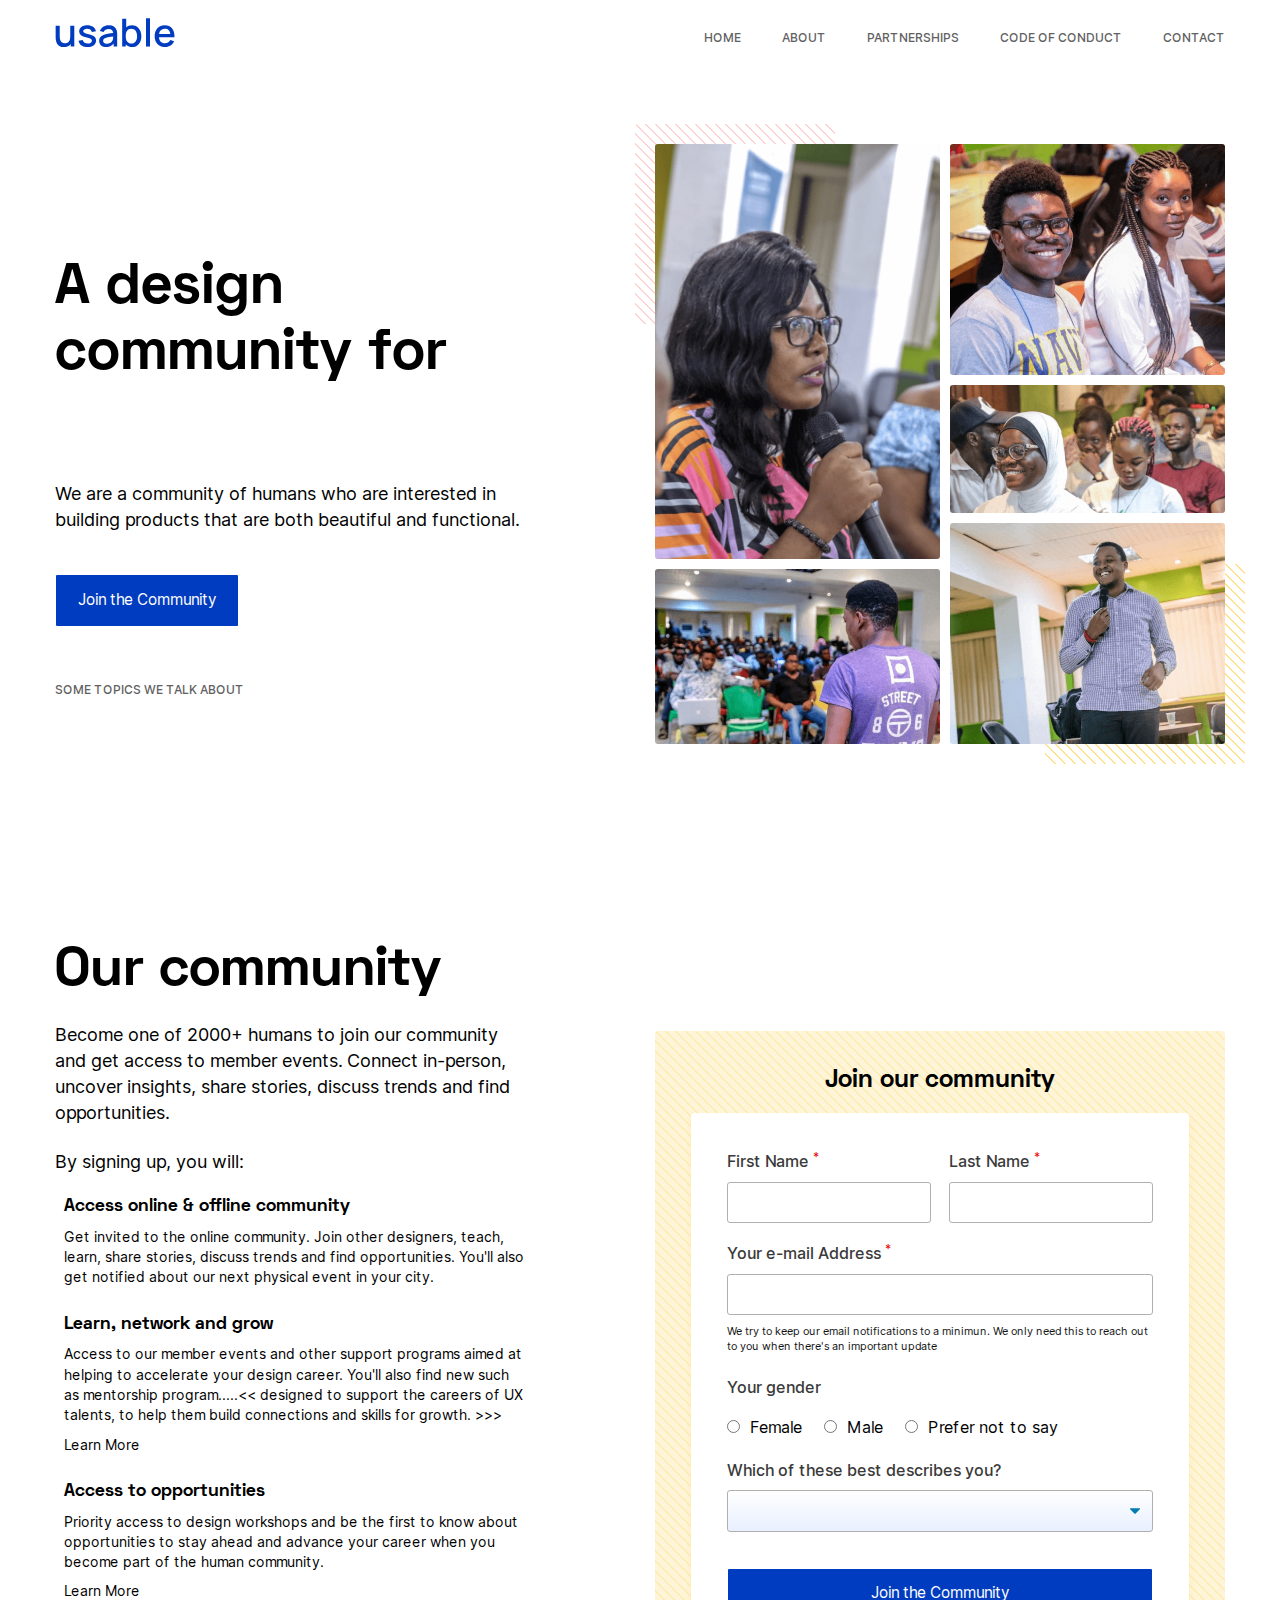
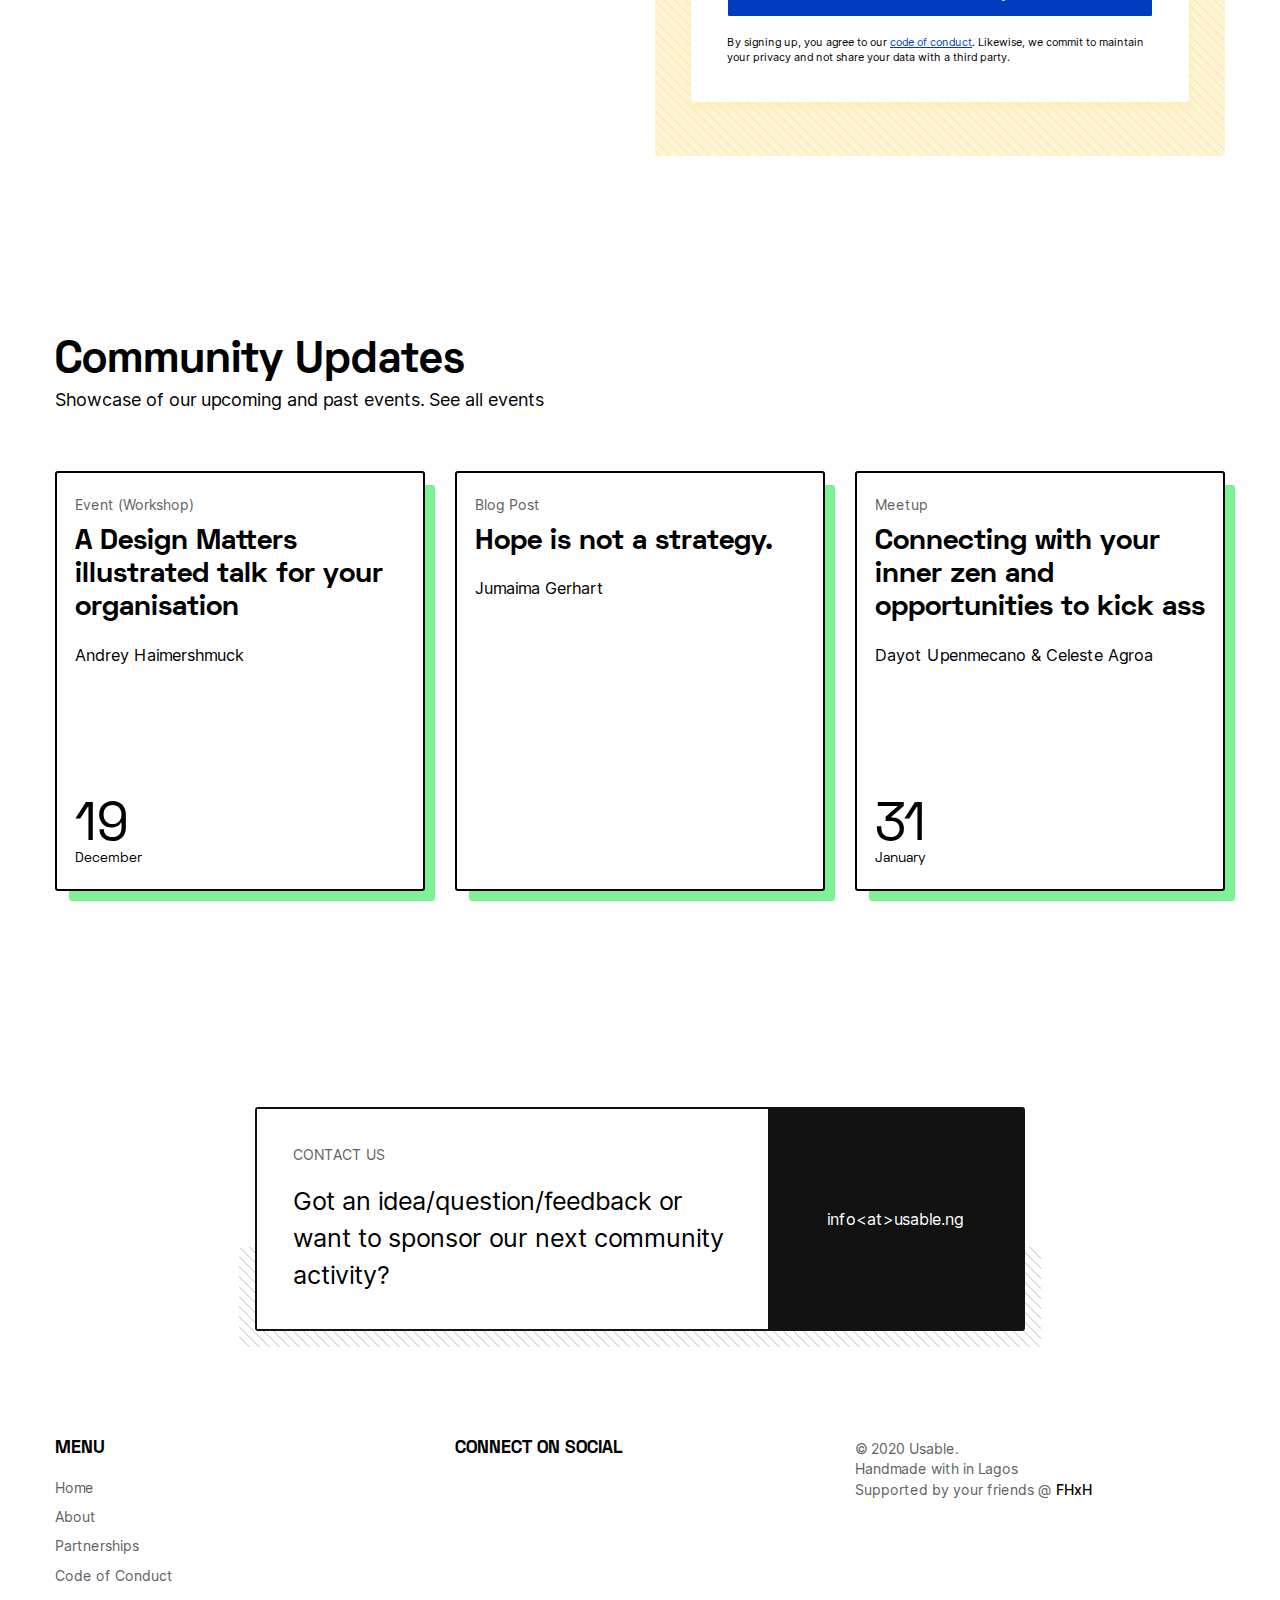
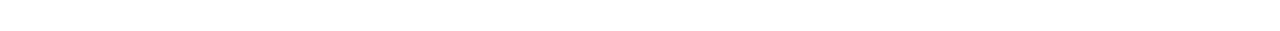
<file: index.html>
<!DOCTYPE html>
<html lang="en" dir="ltr">
    <head>
        <meta charset="utf-8">
        <link rel="stylesheet" href="css/bootstrap-grid.min.css">
        <link rel="stylesheet" href="css/app.css">
        <title>Usable.ng - A design community for humans by humans.</title>
        <script async src="https://www.google-analytics.com/analytics.js"></script>
        <link rel="stylesheet" href="https://maxst.icons8.com/vue-static/landings/line-awesome/line-awesome/1.3.0/css/line-awesome.min.css">
        <meta http-equiv="X-UA-Compatible" content="IE=edge,chrome=1">
		<meta name="viewport" content="width=device-width, initial-scale=1.0">
    </head>
    <body>
        <header class="header">
            <div class="container">
                <div class="row align-items-center justify-content-between">
                    <div class="col-xs-5 col-3 branding">
                        <a href="index.html">
                            <svg class="branding__logo" viewBox="0 0 143 35" fill="none">
                              <path d="M18.17 9.25V20.07 20.11C18.17 21.9 18.17 23.78 17.85 25.15 17.57 26.67 16.88 28 15.83 28.82 14.82 29.65 13.58 30.06 12.21 30.15 10.47 30.2 8.95 29.74 7.9 28.78 5.98 27.13 5.61 24.24 5.61 21.08V9.25H0.75V21.26C0.7 25.38 0.98 29.69 4 32.35 6.25 34.32 9 34.83 11.66 34.64 13.9 34.5 16.33 33.68 17.94 31.89L18.72 30.98V34H22.98V9.25H18.17Z" fill="#252525"/>
                              <path d="M48.78 15.85C48.19 11.22 43.83 8.56 38.38 8.56 33.43 8.56 28.8 10.99 28.8 15.8 28.8 19.38 31.18 21.35 34.58 22.31L40.17 23.87C42.41 24.51 43.97 25.2 43.97 27.13 43.97 29.33 41.86 30.47 39.25 30.47 36.18 30.47 33.57 29.14 32.92 26.3L28.02 27.08C28.98 32.4 33.29 34.69 39.07 34.69 44.66 34.69 48.92 31.94 48.92 26.9 48.92 22.77 46.22 20.94 41.36 19.7 39.34 19.2 37.97 18.83 36.78 18.46 34.76 17.91 33.61 17.09 33.61 15.62 33.61 13.83 35.72 12.69 38.47 12.78 41.27 12.87 43.47 14.15 43.88 16.72L48.78 15.85Z" fill="#252525"/>
                              <path d="M74.09 34V19.01C74.09 17.45 74 16.03 73.59 14.8 72.35 10.76 69.05 8.56 64.06 8.56 58.65 8.56 54.94 11.4 53.52 15.44L57.92 16.77C58.83 14.11 61.12 13.01 63.92 13.01 66.94 13.01 69.14 14.57 69.33 18 65.11 18.6 60.99 19.01 57.64 20.25 54.43 21.35 52.6 23.64 52.6 27.08 52.6 31.66 55.9 34.69 60.76 34.69 65.02 34.69 67.77 33.36 69.88 30.47V34H74.09ZM68.41 27.17C67.22 29.42 64.65 30.79 61.72 30.79 58.92 30.79 57.32 29.19 57.32 27.17 57.32 25.2 58.83 24.05 61.08 23.46 63.46 22.77 65.66 22.54 69.33 21.99 69.33 23.37 69.28 25.66 68.41 27.17Z" fill="#252525"/>
                              <path d="M91.61 8.56C88.86 8.56 86.56 9.43 84.87 10.95V1H80.06V34H84.32V31.71C86.11 33.59 88.58 34.69 91.7 34.69 98.62 34.69 102.93 29.05 102.93 21.63 102.93 14.15 98.57 8.56 91.61 8.56ZM91.06 30.33C86.34 30.33 84.32 26.71 84.32 21.63 84.32 16.45 86.38 12.92 90.87 12.92 95.64 12.92 97.84 16.77 97.84 21.63 97.84 26.53 95.64 30.33 91.06 30.33Z" fill="#252525"/>
                              <path d="M108.44 34V0.31H113.26V34H108.44Z" fill="#252525"/>
                              <path d="M123.9 22.95H142.38C142.83 14.52 138.85 8.56 130.87 8.56 123.45 8.56 118.77 13.88 118.77 21.85 118.77 29.33 123.54 34.69 131.15 34.69 135.82 34.69 140.13 32.17 142.01 27.72L137.33 26.21C136.1 28.82 133.8 30.15 130.87 30.15 126.65 30.15 124.27 27.4 123.9 22.95ZM130.87 12.83C135.13 12.78 136.97 15.12 137.43 19.1H124.04C124.64 15.3 126.75 12.78 130.87 12.83Z" fill="#252525"/>
                            </svg>
                        </a>
                    </div>
                    <div class="col-xs-5 col">
                        <div class="header__navigation">
                            <div class="d-block d-sm-none">
                                <a id="mobileMenu" href="#" class="header__navigation__button">
                                    <div class="header__navigation__bars">
                                        <span></span>
                                        <span></span>
                                        <span></span>
                                    </div> Menu</a>
                            </div>
                            <ul class="d-none d-sm-block header__navigation__menu" role="navigation" aria-label="Main Navigation">
                                <li><a href="index.html">Home</a></li>
                                <li><a href="about.html">About</a></li>
                                <li><a href="partnerships.html">Partnerships</a></li>
                                <li><a href="codeofconduct.html">Code of Conduct</a></li>
                                <li><a href="#contact">Contact</a></li>
                            </ul>
                        </div>
                    </div>
                    <div class="col-12" aria-hidden="true">
                        <ul class="header__navigation__mobile" id="mobileNavigation">
                            <li><a href="index.html">Home</a></li>
                            <li><a href="about.html">About</a></li>
                            <li><a href="partnerships.html">Partnerships</a></li>
                            <li><a href="codeofconduct.html">Code of Conduct</a></li>
                            <li><a href="contact.html">Contact</a></li>
                        </ul>
                    </div>
                </div>

            </div>
        </header>

        <section class="landing">
            <div class="container">
                <div class="row justify-content-between">
                    <div class="col-md-5">
                        <div class="landing__copy">
                            <h1 class="landing__copy__title">
                                <span>A design</span>
                                <span> community for</span>
                                <span>humans by humans</span>
                            </h1>

                            <p class="landing__copy__story">
                                We are a community of humans who are interested in building products that are both beautiful and functional.
                            </p>
                        </div>
                        <div class="landing__action">
                            <a href="#community" class="button">Join the Community</a>
                        </div>
                        <div class="landing__ticker" role="presentation" aria-hidden="true">
                            <h6>Some topics we talk about</h6>

                            <div class="landing__ticker__slot" role="presentation" aria-hidden="true"></div>

                            <span id="landing__ticker__pool" class="d-none">
                                <span>The business impact of design; </span>
                                <span>How to design inclusive products; </span>
                                <span>The adjacent UX career paths; </span>
                                <span>User research; </span>
                                <span>How to convince stakeholders in your organisation; </span>
                                <span>How to get started as a UX designer; </span>
                                <span>Design thinking; </span>
                                <span>Copywriting: The design of copy.</span>
                            </span>
                        </div>

                    </div>
                    <div class="col-md-6 ml-auto" aria-hidden="true">
                        <div class="landing__grid">
                            <div class="grid__wrapper">
                                <div class="grid__item grid__photo__p1"></div>
                                <div class="grid__item grid__photo__p2"></div>
                                <div class="grid__item grid__photo__p3"></div>
                                <div class="grid__item grid__photo__p4"></div>
                                <div class="grid__item grid__photo__p5"></div>
                            </div>
                        </div>
                    </div>
                </div>
            </div>
        </section>

        <section id="community" class="community">
            <div class="container">
                <div class="row">
                    <div class="col-md-5">
                        <div class="community__program__wrapper">
                            <div class="group__title">
                                <h1>Our community</h1>
                                <p>Become one of 2000+ humans to join our community and get access to member events.   Connect in-person, uncover insights, share stories, discuss trends and find opportunities. </p>
                                <p>By signing up, you will: </p>
                            </div>


                            <div class="community__program">
                                <div class="community__program__item">
                                    <div class="community__program__item__icon">
                                        <i class="las la-check-circle"></i>
                                    </div>
                                    <div class="community__program__item__copy">
                                        <h5>Access online & offline community</h5>
                                        <p>Get invited to the online community. Join other designers, teach, learn, share stories, discuss trends and find opportunities. You'll also get notified about our next physical event in your city. </p>
                                    </div>
                                </div>
                                <div class="community__program__item">
                                    <div class="community__program__item__icon">
                                        <i class="las la-check-circle"></i>
                                    </div>
                                    <div class="community__program__item__copy">
                                        <h5>Learn, network and grow</h5>
                                        <p>Access to our member events and other support programs aimed at helping to accelerate your design career. You'll also find new such as mentorship program.....<< designed to support the careers of UX talents, to help them build connections and skills for growth. >>> </p>
                                        <a href="#">Learn More <i class="las la-arrow-right"></i></a>
                                    </div>
                                </div>
                                <div class="community__program__item">
                                    <div class="community__program__item__icon">
                                        <i class="las la-check-circle"></i>
                                    </div>
                                    <div class="community__program__item__copy">
                                        <h5>Access to opportunities</h5>
                                        <p>Priority access to design workshops and be the first to know about opportunities to stay ahead and advance your career when you become part of the human community. </p>
                                        <a href="#">Learn More <i class="las la-arrow-right"></i></a>
                                    </div>
                                </div>
                            </div>
                        </div>
                    </div>
                    <div class="col-md-6 ml-auto">
                        <div class="community__signup">
                            <div class="community__signup__title">
                                <h4>Join our community</h4>
                            </div>

                            <div class="form community__signup__form">
                                <form class="" action="index.html" method="post">
                                    <div class="form__group">
                                        <div class="form__item">
                                            <label class="form__item__label" for="first_name">First Name <sup>*</sup></label>
                                            <input type="text" name="first_name" placeholder="" required value="">
                                        </div>
                                        <div class="form__item">
                                            <label class="form__item__label" for="last_name">Last Name <sup>*</sup></label>
                                            <input type="text" name="last_name" placeholder="" required value="">
                                        </div>
                                    </div>
                                    <div class="form__item">
                                        <label class="form__item__label" for="email_address">Your e-mail Address <sup>*</sup></label>
                                        <input type="email" name="email_address" placeholder="" value="" required>
                                        <span class="form__item__description">We try to keep our email notifications to a minimun. We only need this to reach out to you when there's an important update</span>
                                    </div>

                                    <div class="form__item form__radio">
                                        <div class="form__item__label">Your gender</div>

                                        <div class="form__radio__option">
                                            <input type="radio" id="gender__female"name="gender" value="Female">
                                            <label for="gender__female">Female</label>
                                        </div>
                                        <div class="form__radio__option">
                                            <input type="radio" name="gender" id="gender__male" value="Male">
                                            <label for="gender__male">Male</label>
                                        </div>
                                        <div class="form__radio__option">
                                            <input type="radio" id="gender__anonymous"
                                             name="gender" value="Anon">
                                            <label for="gender__anonymous">Prefer not to say</label>
                                        </div>



                                    </div>


                                    <div class="form__item">
                                        <label class="form__item__label" for="member__type">Which of these best describes you?</label>
                                        <div class="form__dropdown">
                                            <select class="" name="" id="">
                                                <option value=""></option>
                                                <option value="">I am a UX or interface designer</option>
                                                <option value="">I lead or manager a design team</option>
                                                <option value="saab">I am a developer (frontend, backend, fullstack)</option>
                                                <option value="mercedes">I'm new to UX and want to be a better designer</option>
                                                <option value="mercedes">I am a copywriter</option>
                                                <option value="mercedes">I am student and still figuring shit out</option>
                                                <option value="audi">I am a design enthusiast</option>
                                            </select>
                                        </div>
                                    </div>
                                    <div class="form__submit">
                                        <input type="submit" name="" class="form__submit__button" value="Join the Community">

                                        <div class="form__submit__disclaimer">
                                            By signing up, you agree to our <a href="codeofconduct.html" target="_blank">code of conduct</a>. Likewise, we commit to maintain your privacy and not share your data with a third party.
                                        </div>
                                    </div>
                                </form>

                            </div>
                        </div>
                    </div>
                </div>
            </div>
        </section>

        <section class="updates">
            <div class="container">
                <div class="row">
                    <div class="col-12 snippet__header">
                        <h2 class="snippet__header__title">Community Updates</h2>
                        <p class="snippet__header__subtitle">Showcase of our upcoming and past events. <a href="#">See all events</a></p>
                    </div>


                    <div class="w-100"></div>

                    <div class="col-md-4">
                        <a href="#" class="updates__item">
                            <div class="updates__item__title updates__type__event">
                                <span class="updates__item__type">Event (Workshop)</span>
                                <h3>A Design Matters illustrated talk for your organisation</h3>
                                <span class="updates__item__source">Andrey Haimershmuck</span>
                            </div>
                            <div class="updates__item__meta event__date">
                                <span class="event__date__day">19</span>
                                <span class="event__date__month">December</span>
                            </div>

                            <i class="las la-long-arrow-alt-right"></i>

                        </a>
                    </div>
                    <div class="col-md-4">
                        <a href="update-type-post.html" class="updates__item">
                            <div class="updates__item__title updates__type__post">
                                <span class="updates__item__type">Blog Post</span>
                                <h3>Hope is not a strategy.</h3>
                                <span class="updates__item__source">Jumaima Gerhart</span>
                            </div>

                            <i class="las la-long-arrow-alt-right"></i>
                        </a>
                    </div>
                    <div class="col-md-4">
                        <a href="update-type-event.html" class="updates__item">
                            <div class="updates__item__title updates__type__event">
                                <span class="updates__item__type">Meetup</span>
                                <h3>Connecting with your inner zen and opportunities to kick ass</h3>
                                <span class="updates__item__source">Dayot Upenmecano & Celeste Agroa</span>
                            </div>
                            <div class="updates__item__meta event__date">
                                <span class="event__date__day">31</span>
                                <span class="event__date__month">January</span>
                            </div>
                            <i class="las la-long-arrow-alt-right"></i>
                        </a>
                    </div>
                    <div class="w-100"></div>

                </div>
            </div>
        </section>


        <footer class="footer">

            <div class="container">
                <div class="row justify-content-center">
                    <div id="contact" class="col-md-8">
                        <div class="row no-gutters align-items-center footer__contact">
                            <div class="col-md-8">
                                <div class="footer__contact__copy">
                                    <span>Contact Us</span>
                                    Got an idea/question/feedback or want to sponsor our next community activity?
                                </div>
                            </div>
                            <div class="col-md-4">
                                <div class="footer__contact__method">
                                    <i class="las la-envelope"></i>
                                    <span>info</span><span>&lt;at&gt;</span><span>usable.ng</span>
                                </div>
                            </div>
                        </div>


                    </div>
                </div>
                <div class="row">
                    <div class="col-6 col-md-4">
                        <div class="footer__menu">
                            <h3>Menu</h3>
                            <ul>
                                <li><a href="index.html">Home</a></li>
                                <li><a href="about.html">About</a></li>
                                <li><a href="partnerships.html">Partnerships</a></li>
                                <li><a href="codeofconduct.html">Code of Conduct</a></li>
                            </ul>
                        </div>
                    </div>
                    <div class="col-6 col-md-4">
                        <div class="footer__social">
                            <h3>Connect on social</h3>
                            <ul>
                                <li class="footer__social__twitter">
                                    <a href="" target="_blank"><i class="lab la-twitter"></i></a>
                                </li>
                                <li class="footer__social__facebook">
                                    <a href="" target="_blank"><i class="lab la-facebook-square"></i></a>
                                </li>
                            </ul>
                        </div>
                    </div>

                    <div class="col footer__support">
                        <div class="footer__support__handmade">
                            <span>&copy; 2020 Usable.</span> Handmade with <i class="las la-heart"></i> in Lagos
                        </div>


                        <div class="footer__support__credit">
                            Supported by your friends @ <a href="#" target="_blank">FHxH</a>
                        </div>

                    </div>
                </div>
            </div>
        </footer>


        <script src="js/jQuery.js"></script>
        <script async src="js/analytics.js"></script>
        <script src="js/app.js" type="text/javascript"></script>

    </body>
</html>
</file>
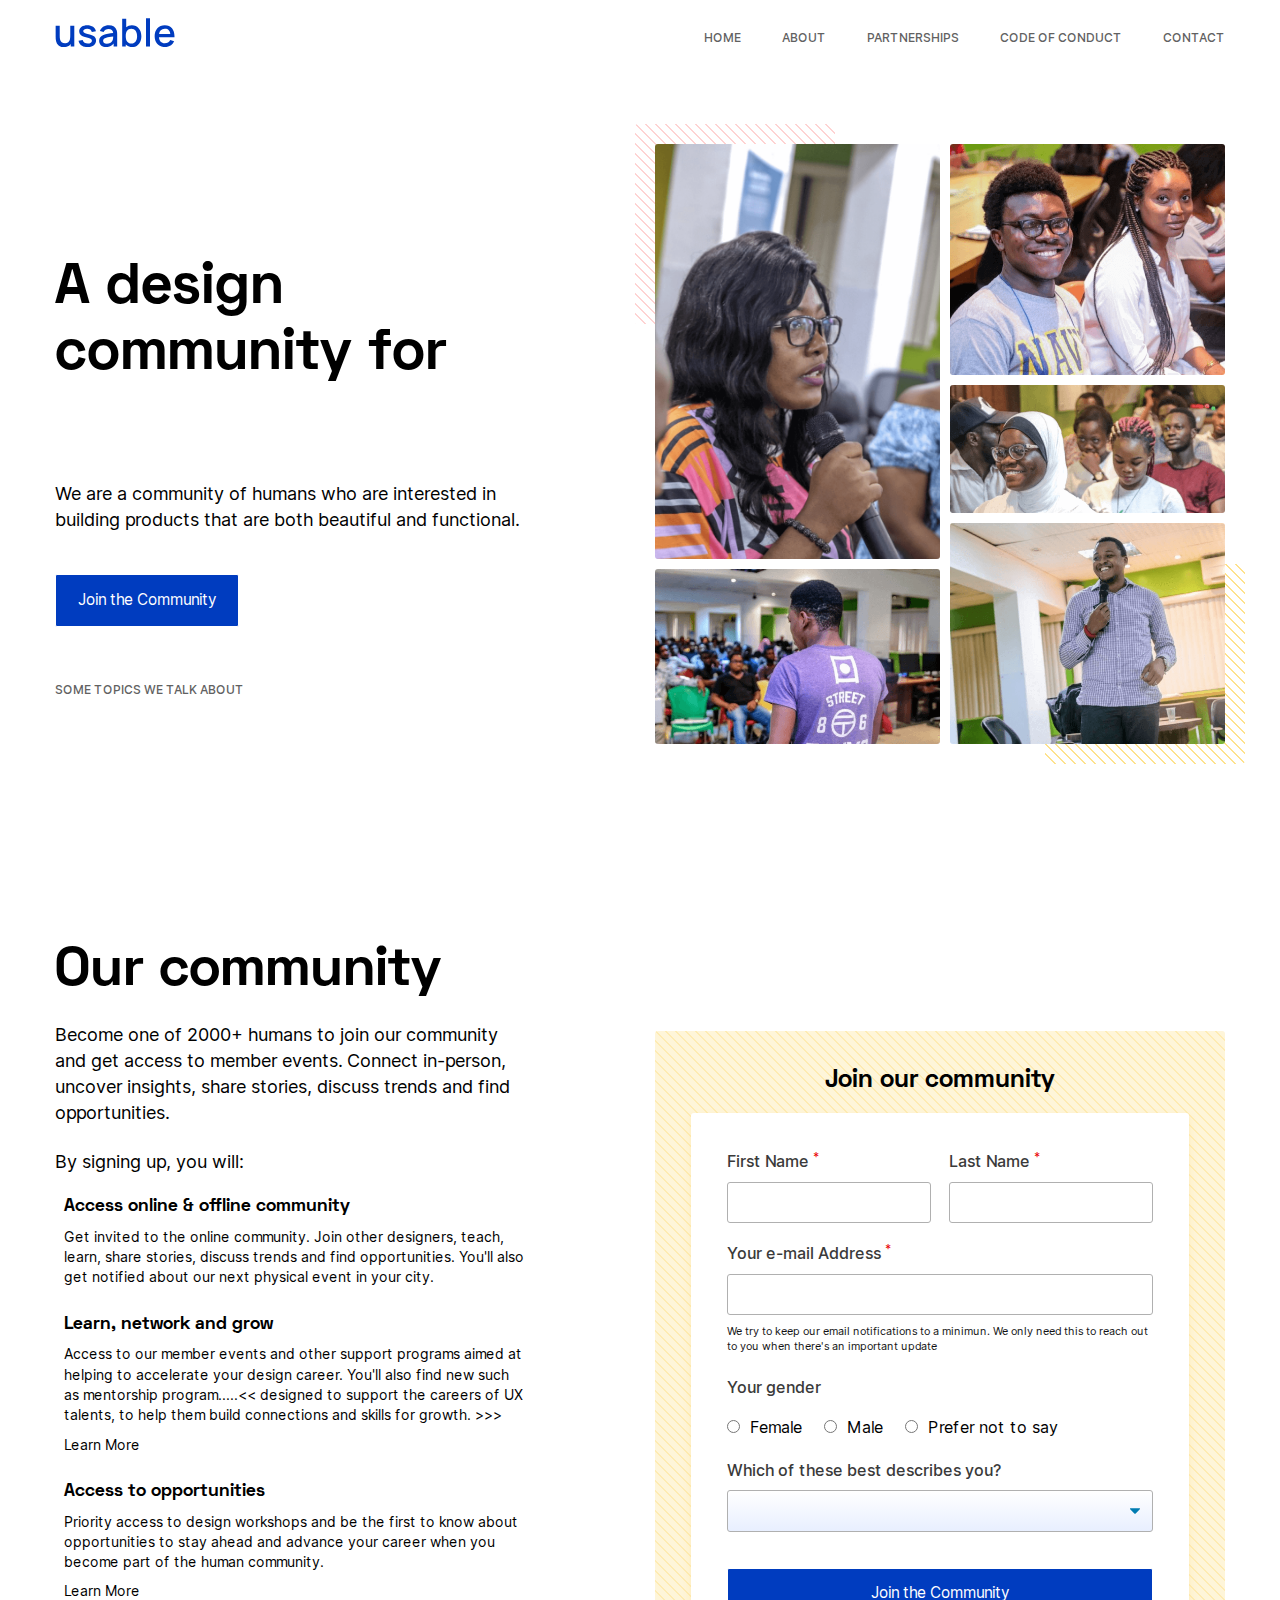
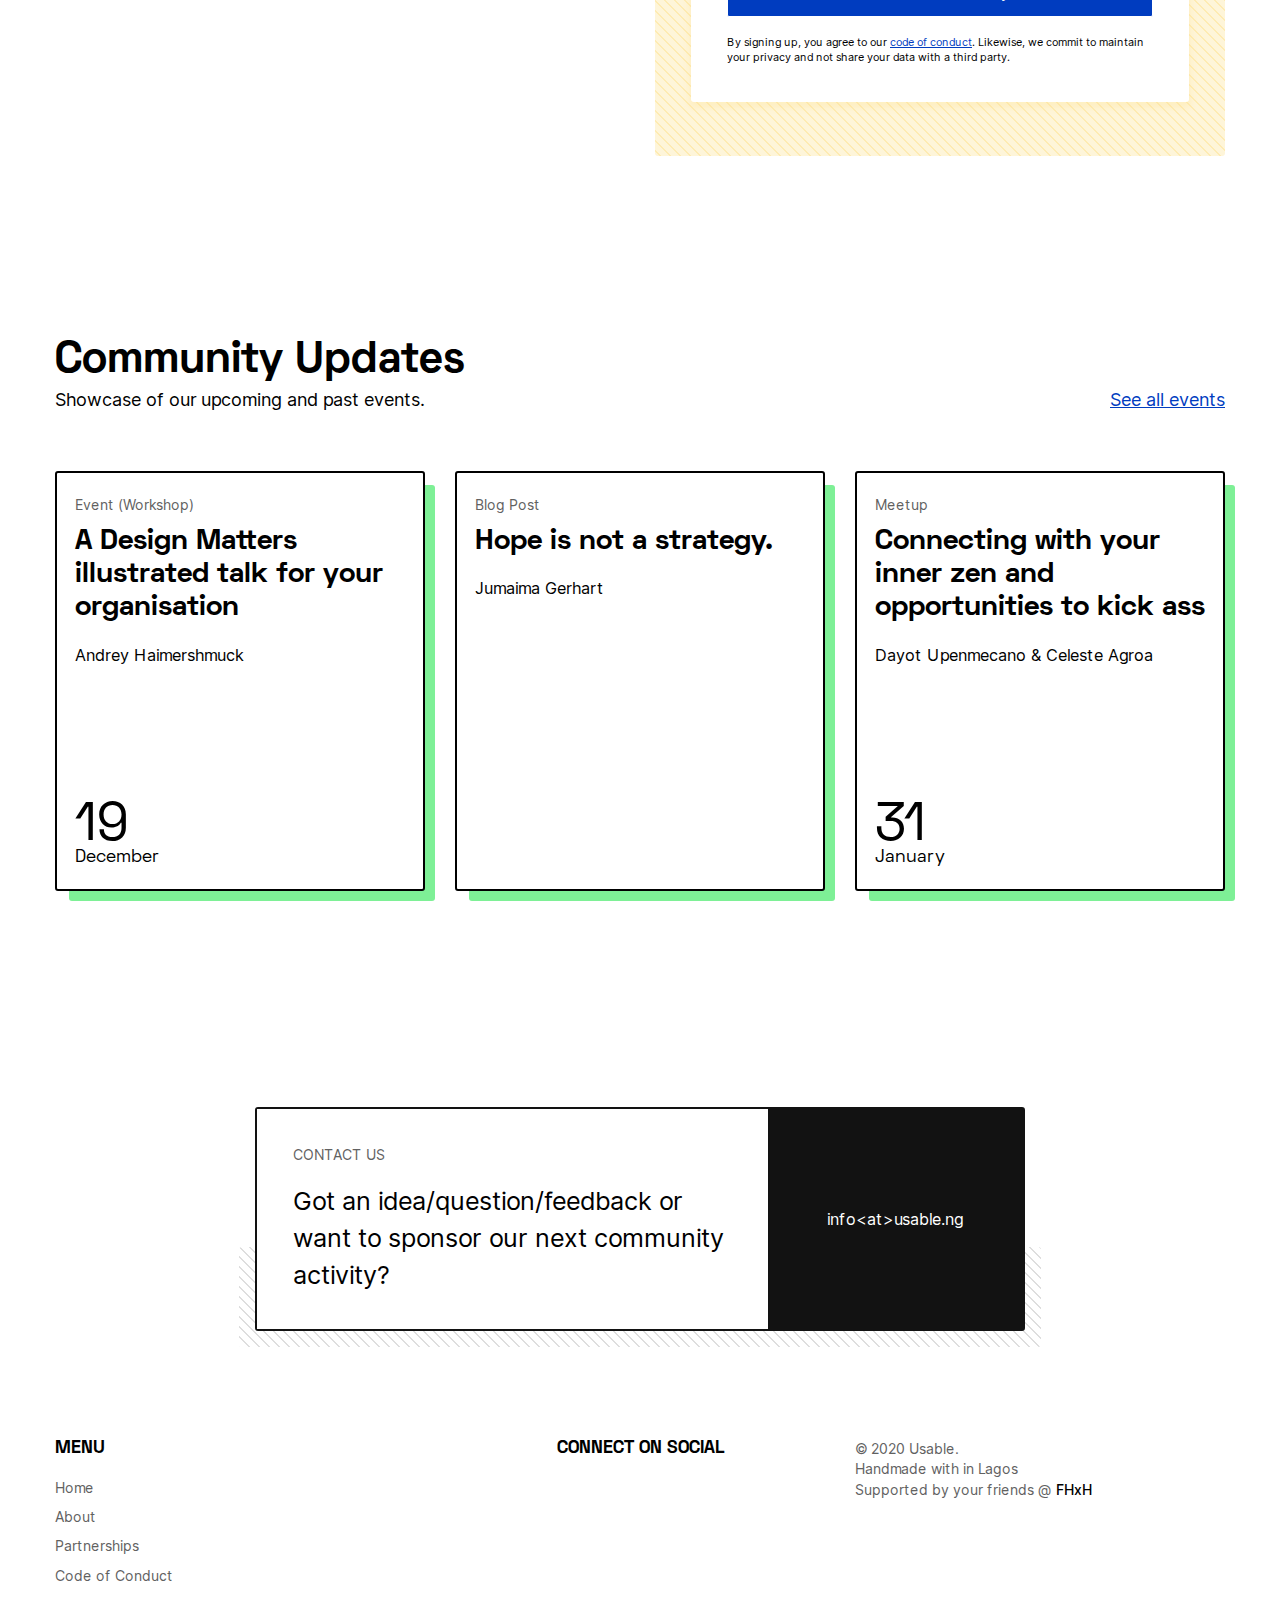
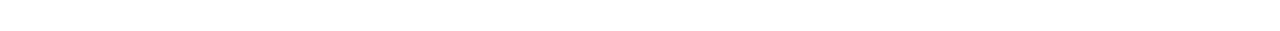
<file: wp-content/themes/mmadu/index.html>
<!DOCTYPE html>
<html lang="en" dir="ltr">
    <head>
        <meta charset="utf-8">
        <link rel="stylesheet" href="css/bootstrap-grid.min.css">
        <link rel="stylesheet" href="css/app.css">
        <title>Usable.ng - A design community for humans by humans.</title>
        <script async src="https://www.google-analytics.com/analytics.js"></script>
        <link rel="stylesheet" href="https://maxst.icons8.com/vue-static/landings/line-awesome/line-awesome/1.3.0/css/line-awesome.min.css">
        <meta http-equiv="X-UA-Compatible" content="IE=edge,chrome=1">
		<meta name="viewport" content="width=device-width, initial-scale=1.0">
    </head>
    <body>
        <header class="header">
            <div class="container">
                <div class="row align-items-center justify-content-between">
                    <div class="col-xs-5 col-3 branding">
                        <a href="index.html">
                            <svg class="branding__logo" viewBox="0 0 143 35" fill="none">
                              <path d="M18.17 9.25V20.07 20.11C18.17 21.9 18.17 23.78 17.85 25.15 17.57 26.67 16.88 28 15.83 28.82 14.82 29.65 13.58 30.06 12.21 30.15 10.47 30.2 8.95 29.74 7.9 28.78 5.98 27.13 5.61 24.24 5.61 21.08V9.25H0.75V21.26C0.7 25.38 0.98 29.69 4 32.35 6.25 34.32 9 34.83 11.66 34.64 13.9 34.5 16.33 33.68 17.94 31.89L18.72 30.98V34H22.98V9.25H18.17Z" fill="#252525"/>
                              <path d="M48.78 15.85C48.19 11.22 43.83 8.56 38.38 8.56 33.43 8.56 28.8 10.99 28.8 15.8 28.8 19.38 31.18 21.35 34.58 22.31L40.17 23.87C42.41 24.51 43.97 25.2 43.97 27.13 43.97 29.33 41.86 30.47 39.25 30.47 36.18 30.47 33.57 29.14 32.92 26.3L28.02 27.08C28.98 32.4 33.29 34.69 39.07 34.69 44.66 34.69 48.92 31.94 48.92 26.9 48.92 22.77 46.22 20.94 41.36 19.7 39.34 19.2 37.97 18.83 36.78 18.46 34.76 17.91 33.61 17.09 33.61 15.62 33.61 13.83 35.72 12.69 38.47 12.78 41.27 12.87 43.47 14.15 43.88 16.72L48.78 15.85Z" fill="#252525"/>
                              <path d="M74.09 34V19.01C74.09 17.45 74 16.03 73.59 14.8 72.35 10.76 69.05 8.56 64.06 8.56 58.65 8.56 54.94 11.4 53.52 15.44L57.92 16.77C58.83 14.11 61.12 13.01 63.92 13.01 66.94 13.01 69.14 14.57 69.33 18 65.11 18.6 60.99 19.01 57.64 20.25 54.43 21.35 52.6 23.64 52.6 27.08 52.6 31.66 55.9 34.69 60.76 34.69 65.02 34.69 67.77 33.36 69.88 30.47V34H74.09ZM68.41 27.17C67.22 29.42 64.65 30.79 61.72 30.79 58.92 30.79 57.32 29.19 57.32 27.17 57.32 25.2 58.83 24.05 61.08 23.46 63.46 22.77 65.66 22.54 69.33 21.99 69.33 23.37 69.28 25.66 68.41 27.17Z" fill="#252525"/>
                              <path d="M91.61 8.56C88.86 8.56 86.56 9.43 84.87 10.95V1H80.06V34H84.32V31.71C86.11 33.59 88.58 34.69 91.7 34.69 98.62 34.69 102.93 29.05 102.93 21.63 102.93 14.15 98.57 8.56 91.61 8.56ZM91.06 30.33C86.34 30.33 84.32 26.71 84.32 21.63 84.32 16.45 86.38 12.92 90.87 12.92 95.64 12.92 97.84 16.77 97.84 21.63 97.84 26.53 95.64 30.33 91.06 30.33Z" fill="#252525"/>
                              <path d="M108.44 34V0.31H113.26V34H108.44Z" fill="#252525"/>
                              <path d="M123.9 22.95H142.38C142.83 14.52 138.85 8.56 130.87 8.56 123.45 8.56 118.77 13.88 118.77 21.85 118.77 29.33 123.54 34.69 131.15 34.69 135.82 34.69 140.13 32.17 142.01 27.72L137.33 26.21C136.1 28.82 133.8 30.15 130.87 30.15 126.65 30.15 124.27 27.4 123.9 22.95ZM130.87 12.83C135.13 12.78 136.97 15.12 137.43 19.1H124.04C124.64 15.3 126.75 12.78 130.87 12.83Z" fill="#252525"/>
                            </svg>
                        </a>
                    </div>
                    <div class="col-xs-5 col">
                        <div class="header__navigation">
                            <div class="d-block d-sm-none">
                                <a id="mobileMenu" href="#" class="header__navigation__button">
                                    <div class="header__navigation__bars">
                                        <span></span>
                                        <span></span>
                                        <span></span>
                                    </div> Menu</a>
                            </div>
                            <ul class="d-none d-sm-block header__navigation__menu" role="navigation" aria-label="Main Navigation">
                                <li><a href="index.html">Home</a></li>
                                <li><a href="about.html">About</a></li>
                                <li><a href="partnerships.html">Partnerships</a></li>
                                <li><a href="codeofconduct.html">Code of Conduct</a></li>
                                <li><a href="#contact">Contact</a></li>
                            </ul>
                        </div>
                    </div>
                    <div class="col-12" aria-hidden="true">
                        <ul class="header__navigation__mobile" id="mobileNavigation">
                            <li><a href="index.html">Home</a></li>
                            <li><a href="about.html">About</a></li>
                            <li><a href="partnerships.html">Partnerships</a></li>
                            <li><a href="codeofconduct.html">Code of Conduct</a></li>
                            <li><a href="#contact">Contact</a></li>
                        </ul>
                    </div>
                </div>

            </div>
        </header>

        <section class="landing">
            <div class="container">
                <div class="row justify-content-between">
                    <div class="col-md-5">
                        <div class="landing__copy">
                            <h1 class="landing__copy__title">
                                <span>A design</span>
                                <span> community for</span>
                                <span>humans by humans</span>
                            </h1>

                            <p class="landing__copy__story">
                                We are a community of humans who are interested in building products that are both beautiful and functional.
                            </p>
                        </div>
                        <div class="landing__action">
                            <a href="#community" class="button">Join the Community</a>
                        </div>
                        <div class="landing__ticker" role="presentation" aria-hidden="true">
                            <h6>Some topics we talk about</h6>

                            <div class="landing__ticker__slot" role="presentation" aria-hidden="true"></div>

                            <span id="landing__ticker__pool" class="d-none">
                                <span>The business impact of design; </span>
                                <span>How to design inclusive products; </span>
                                <span>The adjacent UX career paths; </span>
                                <span>User research; </span>
                                <span>How to convince stakeholders in your organisation; </span>
                                <span>How to get started as a UX designer; </span>
                                <span>Design thinking; </span>
                                <span>Copywriting: The design of copy.</span>
                            </span>
                        </div>

                    </div>
                    <div class="col-md-6 ml-auto" aria-hidden="true">
                        <div class="landing__grid">
                            <div class="grid__wrapper">
                                <div class="grid__item grid__photo__p1"></div>
                                <div class="grid__item grid__photo__p2"></div>
                                <div class="grid__item grid__photo__p3"></div>
                                <div class="grid__item grid__photo__p4"></div>
                                <div class="grid__item grid__photo__p5"></div>
                            </div>
                        </div>
                    </div>
                </div>
            </div>
        </section>

        <section id="community" class="community">
            <div class="container">
                <div class="row">
                    <div class="col-md-5">
                        <div class="community__program__wrapper">
                            <div class="group__title">
                                <h1>Our community</h1>
                                <p>Become one of 2000+ humans to join our community and get access to member events.   Connect in-person, uncover insights, share stories, discuss trends and find opportunities. </p>
                                <p>By signing up, you will: </p>
                            </div>


                            <div class="community__program">
                                <div class="community__program__item">
                                    <div class="community__program__item__icon">
                                        <i class="las la-check-circle"></i>
                                    </div>
                                    <div class="community__program__item__copy">
                                        <h5>Access online & offline community</h5>
                                        <p>Get invited to the online community. Join other designers, teach, learn, share stories, discuss trends and find opportunities. You'll also get notified about our next physical event in your city. </p>
                                    </div>
                                </div>
                                <div class="community__program__item">
                                    <div class="community__program__item__icon">
                                        <i class="las la-check-circle"></i>
                                    </div>
                                    <div class="community__program__item__copy">
                                        <h5>Learn, network and grow</h5>
                                        <p>Access to our member events and other support programs aimed at helping to accelerate your design career. You'll also find new such as mentorship program.....<< designed to support the careers of UX talents, to help them build connections and skills for growth. >>> </p>
                                        <a href="#">Learn More <i class="las la-arrow-right"></i></a>
                                    </div>
                                </div>
                                <div class="community__program__item">
                                    <div class="community__program__item__icon">
                                        <i class="las la-check-circle"></i>
                                    </div>
                                    <div class="community__program__item__copy">
                                        <h5>Access to opportunities</h5>
                                        <p>Priority access to design workshops and be the first to know about opportunities to stay ahead and advance your career when you become part of the human community. </p>
                                        <a href="#">Learn More <i class="las la-arrow-right"></i></a>
                                    </div>
                                </div>
                            </div>
                        </div>
                    </div>
                    <div class="col-md-6 ml-auto">
                        <div class="community__signup">
                            <div class="community__signup__title">
                                <h4>Join our community</h4>
                            </div>

                            <div class="form community__signup__form">
                                <form class="" action="index.html" method="post">
                                    <div class="form__group">
                                        <div class="form__item">
                                            <label class="form__item__label" for="first_name">First Name <sup>*</sup></label>
                                            <input type="text" name="first_name" placeholder="" required value="">
                                        </div>
                                        <div class="form__item">
                                            <label class="form__item__label" for="last_name">Last Name <sup>*</sup></label>
                                            <input type="text" name="last_name" placeholder="" required value="">
                                        </div>
                                    </div>
                                    <div class="form__item">
                                        <label class="form__item__label" for="email_address">Your e-mail Address <sup>*</sup></label>
                                        <input type="email" name="email_address" placeholder="" value="" required>
                                        <span class="form__item__description">We try to keep our email notifications to a minimun. We only need this to reach out to you when there's an important update</span>
                                    </div>

                                    <div class="form__item form__radio">
                                        <div class="form__item__label">Your gender</div>

                                        <div class="form__radio__option">
                                            <input type="radio" id="gender__female"name="gender" value="Female">
                                            <label for="gender__female">Female</label>
                                        </div>
                                        <div class="form__radio__option">
                                            <input type="radio" name="gender" id="gender__male" value="Male">
                                            <label for="gender__male">Male</label>
                                        </div>
                                        <div class="form__radio__option">
                                            <input type="radio" id="gender__anonymous"
                                             name="gender" value="Anon">
                                            <label for="gender__anonymous">Prefer not to say</label>
                                        </div>



                                    </div>


                                    <div class="form__item">
                                        <label class="form__item__label" for="member__type">Which of these best describes you?</label>
                                        <div class="form__dropdown">
                                            <select class="" name="" id="">
                                                <option value=""></option>
                                                <option value="">I am a UX or interface designer</option>
                                                <option value="">I lead or manager a design team</option>
                                                <option value="saab">I am a developer (frontend, backend, fullstack)</option>
                                                <option value="mercedes">I'm new to UX and want to be a better designer</option>
                                                <option value="mercedes">I am a copywriter</option>
                                                <option value="mercedes">I am student and still figuring shit out</option>
                                                <option value="audi">I am a design enthusiast</option>
                                            </select>
                                        </div>
                                    </div>
                                    <div class="form__submit">
                                        <input type="submit" name="" class="form__submit__button" value="Join the Community">

                                        <div class="form__submit__disclaimer">
                                            By signing up, you agree to our <a href="codeofconduct.html" target="_blank">code of conduct</a>. Likewise, we commit to maintain your privacy and not share your data with a third party.
                                        </div>
                                    </div>
                                </form>

                            </div>
                        </div>
                    </div>
                </div>
            </div>
        </section>

        <section class="updates">
            <div class="container">
                <div class="row">
                    <div class="col-12 snippet__header">
                        <h2 class="snippet__header__title">Community Updates</h2>
                        <p class="snippet__header__subtitle">Showcase of our upcoming and past events. <a href="#">See all events</a></p>
                    </div>


                    <div class="w-100"></div>

                    <div class="col-md-4">
                        <a href="update-type-event.html" class="updates__item">
                            <div class="updates__item__title updates__type__event">
                                <span class="updates__item__type">Event (Workshop)</span>
                                <h3>A Design Matters illustrated talk for your organisation</h3>
                                <span class="updates__item__source">Andrey Haimershmuck</span>
                            </div>
                            <div class="updates__item__meta event__date">
                                <span class="event__date__day">19</span>
                                <span class="event__date__month">December</span>
                            </div>

                            <i class="las la-long-arrow-alt-right"></i>

                        </a>
                    </div>
                    <div class="col-md-4">
                        <a href="update-type-post.html" class="updates__item">
                            <div class="updates__item__title updates__type__post">
                                <span class="updates__item__type">Blog Post</span>
                                <h3>Hope is not a strategy.</h3>
                                <span class="updates__item__source">Jumaima Gerhart</span>
                            </div>

                            <i class="las la-long-arrow-alt-right"></i>
                        </a>
                    </div>
                    <div class="col-md-4">
                        <a href="update-type-event.html" class="updates__item">
                            <div class="updates__item__title updates__type__event">
                                <span class="updates__item__type">Meetup</span>
                                <h3>Connecting with your inner zen and opportunities to kick ass</h3>
                                <span class="updates__item__source">Dayot Upenmecano & Celeste Agroa</span>
                            </div>
                            <div class="updates__item__meta event__date">
                                <span class="event__date__day">31</span>
                                <span class="event__date__month">January</span>
                            </div>
                            <i class="las la-long-arrow-alt-right"></i>
                        </a>
                    </div>
                    <div class="w-100"></div>

                </div>
            </div>
        </section>


        <footer class="footer">

            <div class="container">
                <div class="row justify-content-center">
                    <div id="contact" class="col-md-8">
                        <div class="row no-gutters align-items-center footer__contact">
                            <div class="col-md-8">
                                <div class="footer__contact__copy">
                                    <span>Contact Us</span>
                                    Got an idea/question/feedback or want to sponsor our next community activity?
                                </div>
                            </div>
                            <div class="col-md-4">
                                <div class="footer__contact__method">
                                    <i class="las la-envelope"></i>
                                    <span>info</span><span>&lt;at&gt;</span><span>usable.ng</span>
                                </div>
                            </div>
                        </div>


                    </div>
                </div>
                <div class="row">
                    <div class="col-6 col-md-4">
                        <div class="footer__menu">
                            <h3>Menu</h3>
                            <ul>
                                <li><a href="index.html">Home</a></li>
                                <li><a href="about.html">About</a></li>
                                <li><a href="partnerships.html">Partnerships</a></li>
                                <li><a href="codeofconduct.html">Code of Conduct</a></li>
                            </ul>
                        </div>
                    </div>
                    <div class="col-6 col-md-4">
                        <div class="footer__social">
                            <h3>Connect on social</h3>
                            <ul>
                                <li class="footer__social__twitter">
                                    <a href="" target="_blank"><i class="lab la-twitter"></i></a>
                                </li>
                                <li class="footer__social__facebook">
                                    <a href="" target="_blank"><i class="lab la-facebook-square"></i></a>
                                </li>
                            </ul>
                        </div>
                    </div>

                    <div class="col footer__support">
                        <div class="footer__support__handmade">
                            <span>&copy; 2020 Usable.</span> Handmade with <i class="las la-heart"></i> in Lagos
                        </div>


                        <div class="footer__support__credit">
                            Supported by your friends @ <a href="#" target="_blank">FHxH</a>
                        </div>

                    </div>
                </div>
            </div>
        </footer>


        <script src="js/jQuery.js"></script>
        <script async src="js/typed.js"></script>
        <script async src="js/analytics.js"></script>
        <script src="js/app.js" type="text/javascript"></script>

    </body>
</html>
</file>
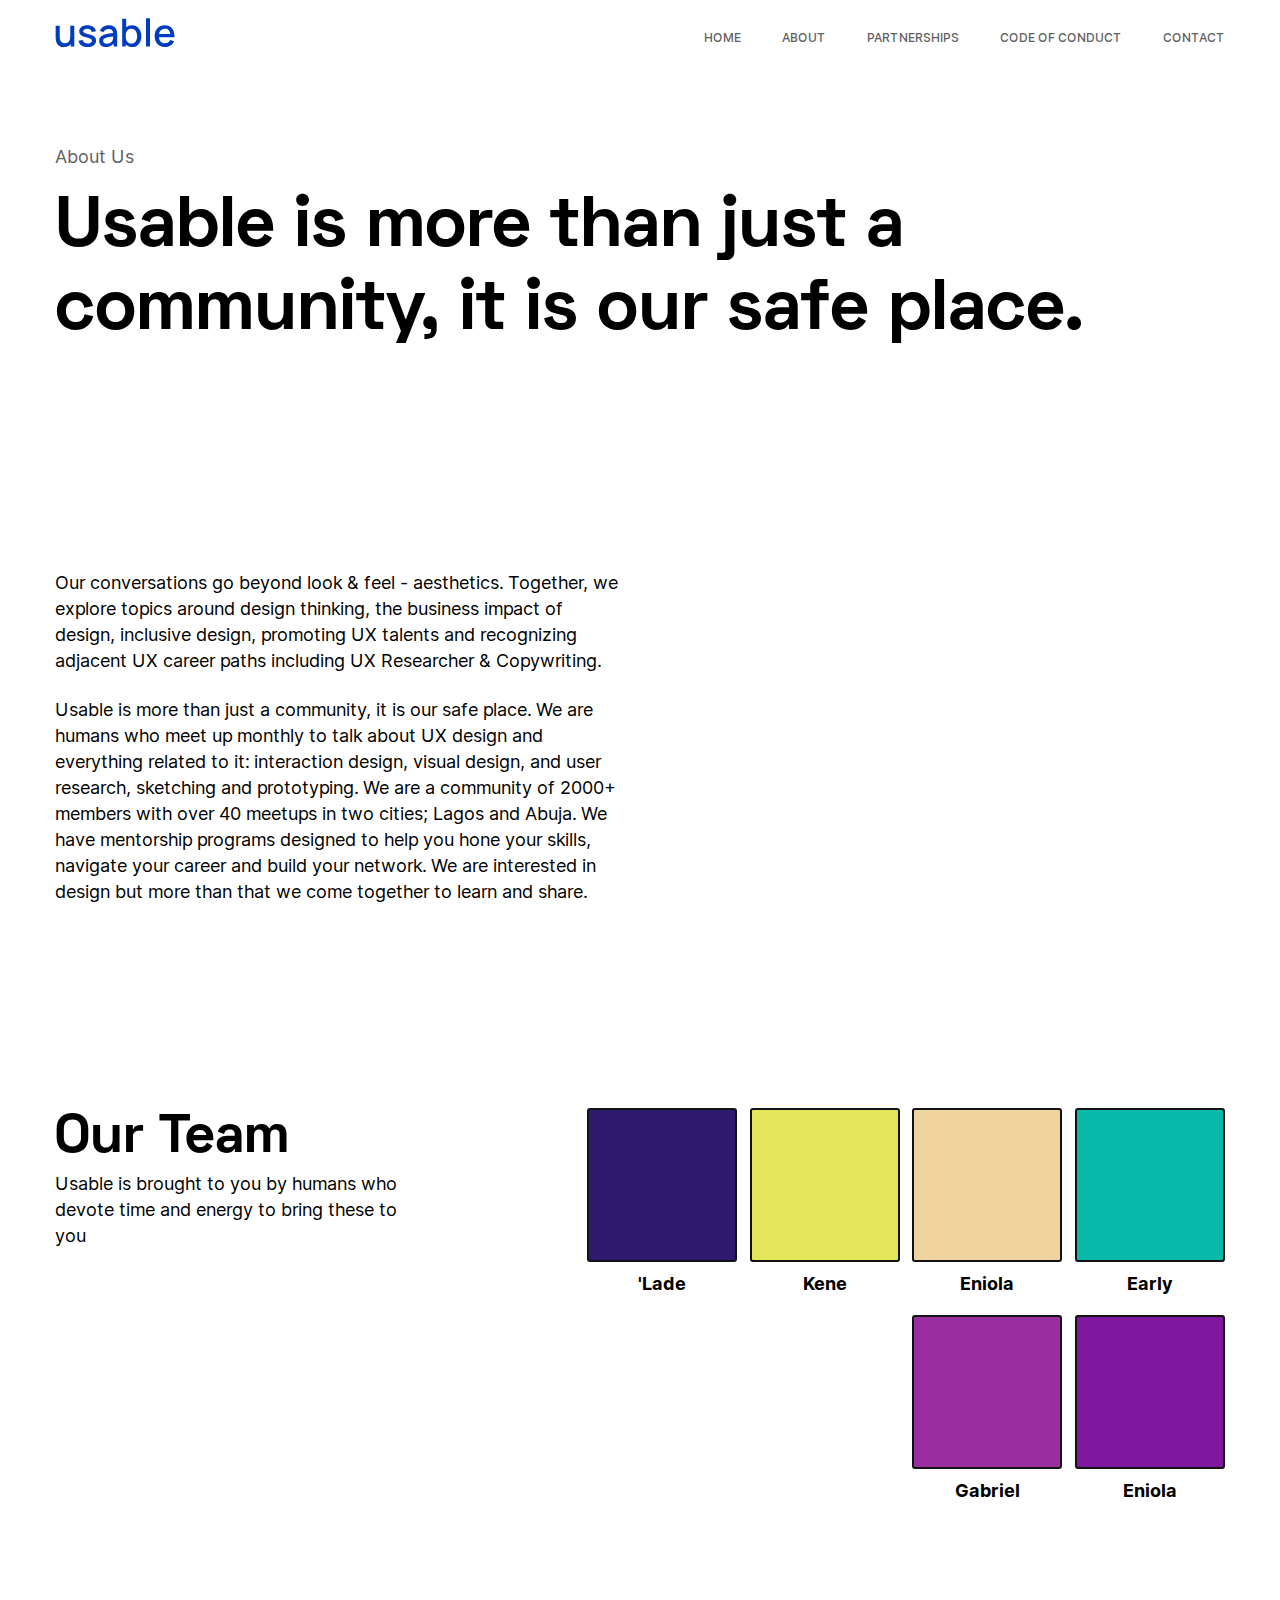
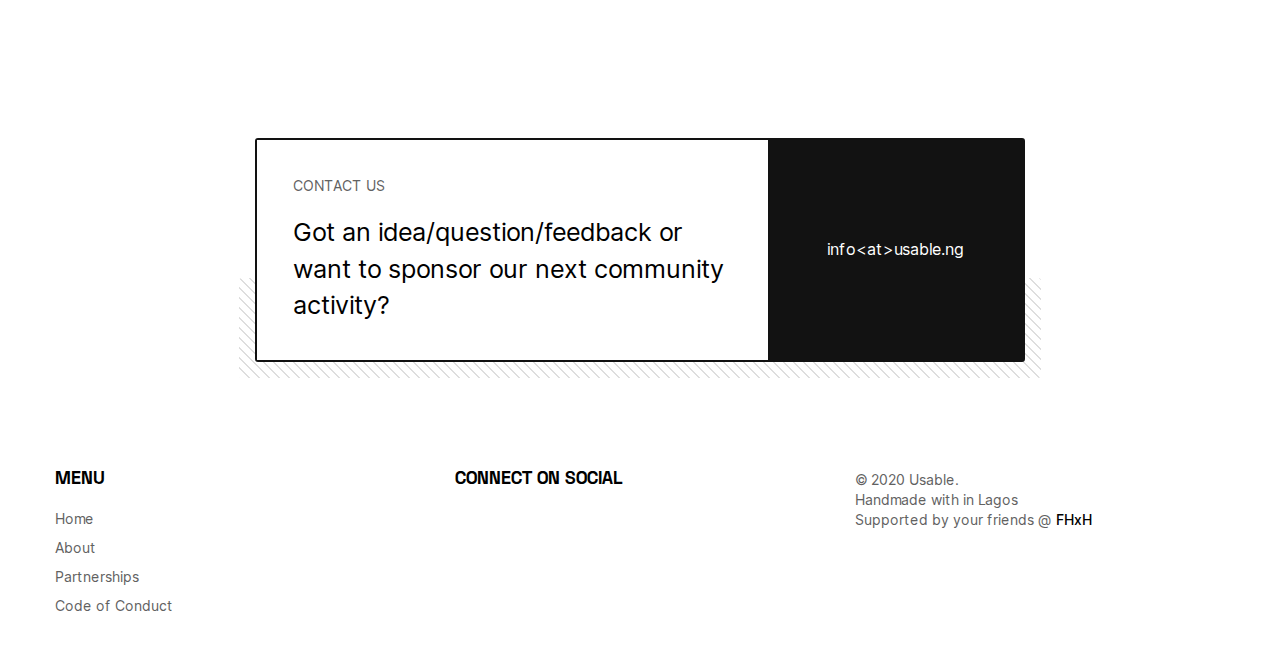
<file: about.html>
<!DOCTYPE html>
<html lang="en" dir="ltr">
    <head>
        <meta charset="utf-8">
        <link rel="stylesheet" href="css/bootstrap-grid.min.css">
        <link rel="stylesheet" href="css/app.css">
        <title>Usable.ng - A design community for humans by humans.</title>
        <script async src="https://www.google-analytics.com/analytics.js"></script>
        <link rel="stylesheet" href="https://maxst.icons8.com/vue-static/landings/line-awesome/line-awesome/1.3.0/css/line-awesome.min.css">
        <meta http-equiv="X-UA-Compatible" content="IE=edge,chrome=1">
		<meta name="viewport" content="width=device-width, initial-scale=1.0">
    </head>
    <body>
        <header class="header">
            <div class="container">
                <div class="row align-items-center justify-content-between">
                    <div class="col-xs-5 col-3 branding">
                        <a href="index.html">
                            <svg class="branding__logo" viewBox="0 0 143 35" fill="none">
                              <path d="M18.17 9.25V20.07 20.11C18.17 21.9 18.17 23.78 17.85 25.15 17.57 26.67 16.88 28 15.83 28.82 14.82 29.65 13.58 30.06 12.21 30.15 10.47 30.2 8.95 29.74 7.9 28.78 5.98 27.13 5.61 24.24 5.61 21.08V9.25H0.75V21.26C0.7 25.38 0.98 29.69 4 32.35 6.25 34.32 9 34.83 11.66 34.64 13.9 34.5 16.33 33.68 17.94 31.89L18.72 30.98V34H22.98V9.25H18.17Z" fill="#252525"/>
                              <path d="M48.78 15.85C48.19 11.22 43.83 8.56 38.38 8.56 33.43 8.56 28.8 10.99 28.8 15.8 28.8 19.38 31.18 21.35 34.58 22.31L40.17 23.87C42.41 24.51 43.97 25.2 43.97 27.13 43.97 29.33 41.86 30.47 39.25 30.47 36.18 30.47 33.57 29.14 32.92 26.3L28.02 27.08C28.98 32.4 33.29 34.69 39.07 34.69 44.66 34.69 48.92 31.94 48.92 26.9 48.92 22.77 46.22 20.94 41.36 19.7 39.34 19.2 37.97 18.83 36.78 18.46 34.76 17.91 33.61 17.09 33.61 15.62 33.61 13.83 35.72 12.69 38.47 12.78 41.27 12.87 43.47 14.15 43.88 16.72L48.78 15.85Z" fill="#252525"/>
                              <path d="M74.09 34V19.01C74.09 17.45 74 16.03 73.59 14.8 72.35 10.76 69.05 8.56 64.06 8.56 58.65 8.56 54.94 11.4 53.52 15.44L57.92 16.77C58.83 14.11 61.12 13.01 63.92 13.01 66.94 13.01 69.14 14.57 69.33 18 65.11 18.6 60.99 19.01 57.64 20.25 54.43 21.35 52.6 23.64 52.6 27.08 52.6 31.66 55.9 34.69 60.76 34.69 65.02 34.69 67.77 33.36 69.88 30.47V34H74.09ZM68.41 27.17C67.22 29.42 64.65 30.79 61.72 30.79 58.92 30.79 57.32 29.19 57.32 27.17 57.32 25.2 58.83 24.05 61.08 23.46 63.46 22.77 65.66 22.54 69.33 21.99 69.33 23.37 69.28 25.66 68.41 27.17Z" fill="#252525"/>
                              <path d="M91.61 8.56C88.86 8.56 86.56 9.43 84.87 10.95V1H80.06V34H84.32V31.71C86.11 33.59 88.58 34.69 91.7 34.69 98.62 34.69 102.93 29.05 102.93 21.63 102.93 14.15 98.57 8.56 91.61 8.56ZM91.06 30.33C86.34 30.33 84.32 26.71 84.32 21.63 84.32 16.45 86.38 12.92 90.87 12.92 95.64 12.92 97.84 16.77 97.84 21.63 97.84 26.53 95.64 30.33 91.06 30.33Z" fill="#252525"/>
                              <path d="M108.44 34V0.31H113.26V34H108.44Z" fill="#252525"/>
                              <path d="M123.9 22.95H142.38C142.83 14.52 138.85 8.56 130.87 8.56 123.45 8.56 118.77 13.88 118.77 21.85 118.77 29.33 123.54 34.69 131.15 34.69 135.82 34.69 140.13 32.17 142.01 27.72L137.33 26.21C136.1 28.82 133.8 30.15 130.87 30.15 126.65 30.15 124.27 27.4 123.9 22.95ZM130.87 12.83C135.13 12.78 136.97 15.12 137.43 19.1H124.04C124.64 15.3 126.75 12.78 130.87 12.83Z" fill="#252525"/>
                            </svg>
                        </a>
                    </div>
                    <div class="col-xs-5 col">
                        <div class="header__navigation">
                            <div class="d-block d-sm-none">
                                <a id="mobileMenu" href="#" class="header__navigation__button">
                                    <div class="header__navigation__bars">
                                        <span></span>
                                        <span></span>
                                        <span></span>
                                    </div> Menu</a>
                            </div>
                            <ul class="d-none d-sm-block header__navigation__menu" role="navigation" aria-label="Main Navigation">
                                <li><a href="index.html">Home</a></li>
                                <li><a href="about.html">About</a></li>
                                <li><a href="partnerships.html">Partnerships</a></li>
                                <li><a href="codeofconduct.html">Code of Conduct</a></li>
                                <li><a href="contact.html">Contact</a></li>
                            </ul>
                        </div>
                    </div>
                    <div class="col-12" aria-hidden="true">
                        <ul class="header__navigation__mobile" id="mobileNavigation">
                            <li><a href="index.html">Home</a></li>
                            <li><a href="about.html">About</a></li>
                            <li><a href="partnerships.html">Partnerships</a></li>
                            <li><a href="codeofconduct.html">Code of Conduct</a></li>
                            <li><a href="contact.html">Contact</a></li>
                        </ul>
                    </div>
                </div>

            </div>
        </header>

        <section class="page__header">
            <div class="container">
                <div class="row">
                    <div class="col-12">
                        <span class="page__header__title">
                            About Us
                        </span>
                        <h1>
                            Usable is more than just a community, it is our safe place.
                        </h1>
                    </div>
                </div>
            </div>
        </section>

        <section class="page">
            <div class="container">
                <div class="row">
                    <div class="col-12 col-md-6">
                        <p>Our conversations go beyond look & feel - aesthetics. Together, we explore topics around design thinking, the business impact of design, inclusive design, promoting UX talents and recognizing adjacent UX career paths including UX Researcher & Copywriting.</p>
                        <p>Usable is more than just a community, it is our safe place. We are humans who meet up monthly to talk about UX design and everything related to it: interaction design, visual design, and user research, sketching and prototyping.   We are a community of 2000+ members with over 40 meetups in two cities; Lagos and Abuja.   We have mentorship programs designed to help you hone your skills, navigate your career and build your network.   We are interested in design but more than that we come together to learn and share.  </p>
                    </div>
                </div>

            </div>
        </section>

        <section class="team">
            <div class="container">
                <div class="row justify-content-between">
                    <div class="col col-sm-4">
                        <div class="section__title">
                            <h1>Our Team</h1>
                            <p class="section__title__subtitle">Usable is brought to you by humans who devote time and energy to bring these to you</p>
                        </div>
                    </div>

                    <div class="col-12 col-md-7">
                        <div class="team__tile">
                            <div class="team__tile__item">
                                <div class="team__tile__item__avatar"
                                    style="background-image: url("https://thispersondoesnotexist.com/image");"
                                ></div>
                                <div class="team__tile__item__name">'Lade</div>
                            </div>
                            <div class="team__tile__item">
                                <div class="team__tile__item__avatar"
                                    style="background-image:url('https://static.diverseui.com/male-8.jpg')"
                                ></div>
                                <div class="team__tile__item__name">Kene</div>
                            </div>
                            <div class="team__tile__item">
                                <div class="team__tile__item__avatar"
                                    style="background-image:url('https://static.diverseui.com/female-12.jpg')"
                                ></div>
                                <div class="team__tile__item__name">Eniola</div>
                            </div>
                            <div class="team__tile__item">
                                <div class="team__tile__item__avatar"
                                    style="background-image:url('https://static.diverseui.com/male-2.jpg')"
                                ></div>
                                <div class="team__tile__item__name">Early</div>
                            </div>

                            <div class="team__tile__item">
                                <div class="team__tile__item__avatar"
                                    style="background-image:url('https://static.diverseui.com/male-19.jpg')"
                                ></div>
                                <div class="team__tile__item__name">Gabriel</div>
                            </div>
                            <div class="team__tile__item">
                                <div class="team__tile__item__avatar"
                                    style="background-image:url('https://static.diverseui.com/male-1.jpg')"
                                ></div>
                                <div class="team__tile__item__name">Eniola</div>
                            </div>
                        </div>
                    </div>
                </div>
            </div>
        </section>

        <footer class="footer">

            <div class="container">
                <div class="row justify-content-center">
                    <div id="contact" class="col-md-8">
                        <div class="row no-gutters align-items-center footer__contact">
                            <div class="col-md-8">
                                <div class="footer__contact__copy">
                                    <span>Contact Us</span>
                                    Got an idea/question/feedback or want to sponsor our next community activity?
                                </div>
                            </div>
                            <div class="col-md-4">
                                <div class="footer__contact__method">
                                    <i class="las la-envelope"></i>
                                    <span>info</span><span>&lt;at&gt;</span><span>usable.ng</span>
                                </div>
                            </div>
                        </div>


                    </div>
                </div>
                <div class="row">
                    <div class="col-6 col-md-4">
                        <div class="footer__menu">
                            <h3>Menu</h3>
                            <ul>
                                <li><a href="index.html">Home</a></li>
                                <li><a href="about.html">About</a></li>
                                <li><a href="partnerships.html">Partnerships</a></li>
                                <li><a href="codeofconduct.html">Code of Conduct</a></li>
                            </ul>
                        </div>
                    </div>
                    <div class="col-6 col-md-4">
                        <div class="footer__social">
                            <h3>Connect on social</h3>
                            <ul>
                                <li class="footer__social__twitter">
                                    <a href="" target="_blank"><i class="lab la-twitter"></i></a>
                                </li>
                                <li class="footer__social__facebook">
                                    <a href="" target="_blank"><i class="lab la-facebook-square"></i></a>
                                </li>
                            </ul>
                        </div>
                    </div>

                    <div class="col footer__support">
                        <div class="footer__support__handmade">
                            <span>&copy; 2020 Usable.</span> Handmade with <i class="las la-heart"></i> in Lagos
                        </div>


                        <div class="footer__support__credit">
                            Supported by your friends @ <a href="#" target="_blank">FHxH</a>
                        </div>

                    </div>
                </div>
            </div>
        </footer>


        <script src="js/jQuery.js"></script>
        <script src="js/typed.js"></script>
        <script async src="js/analytics.js"></script>
        <script src="js/app.js" type="text/javascript"></script>

    </body>
</html>
</file>
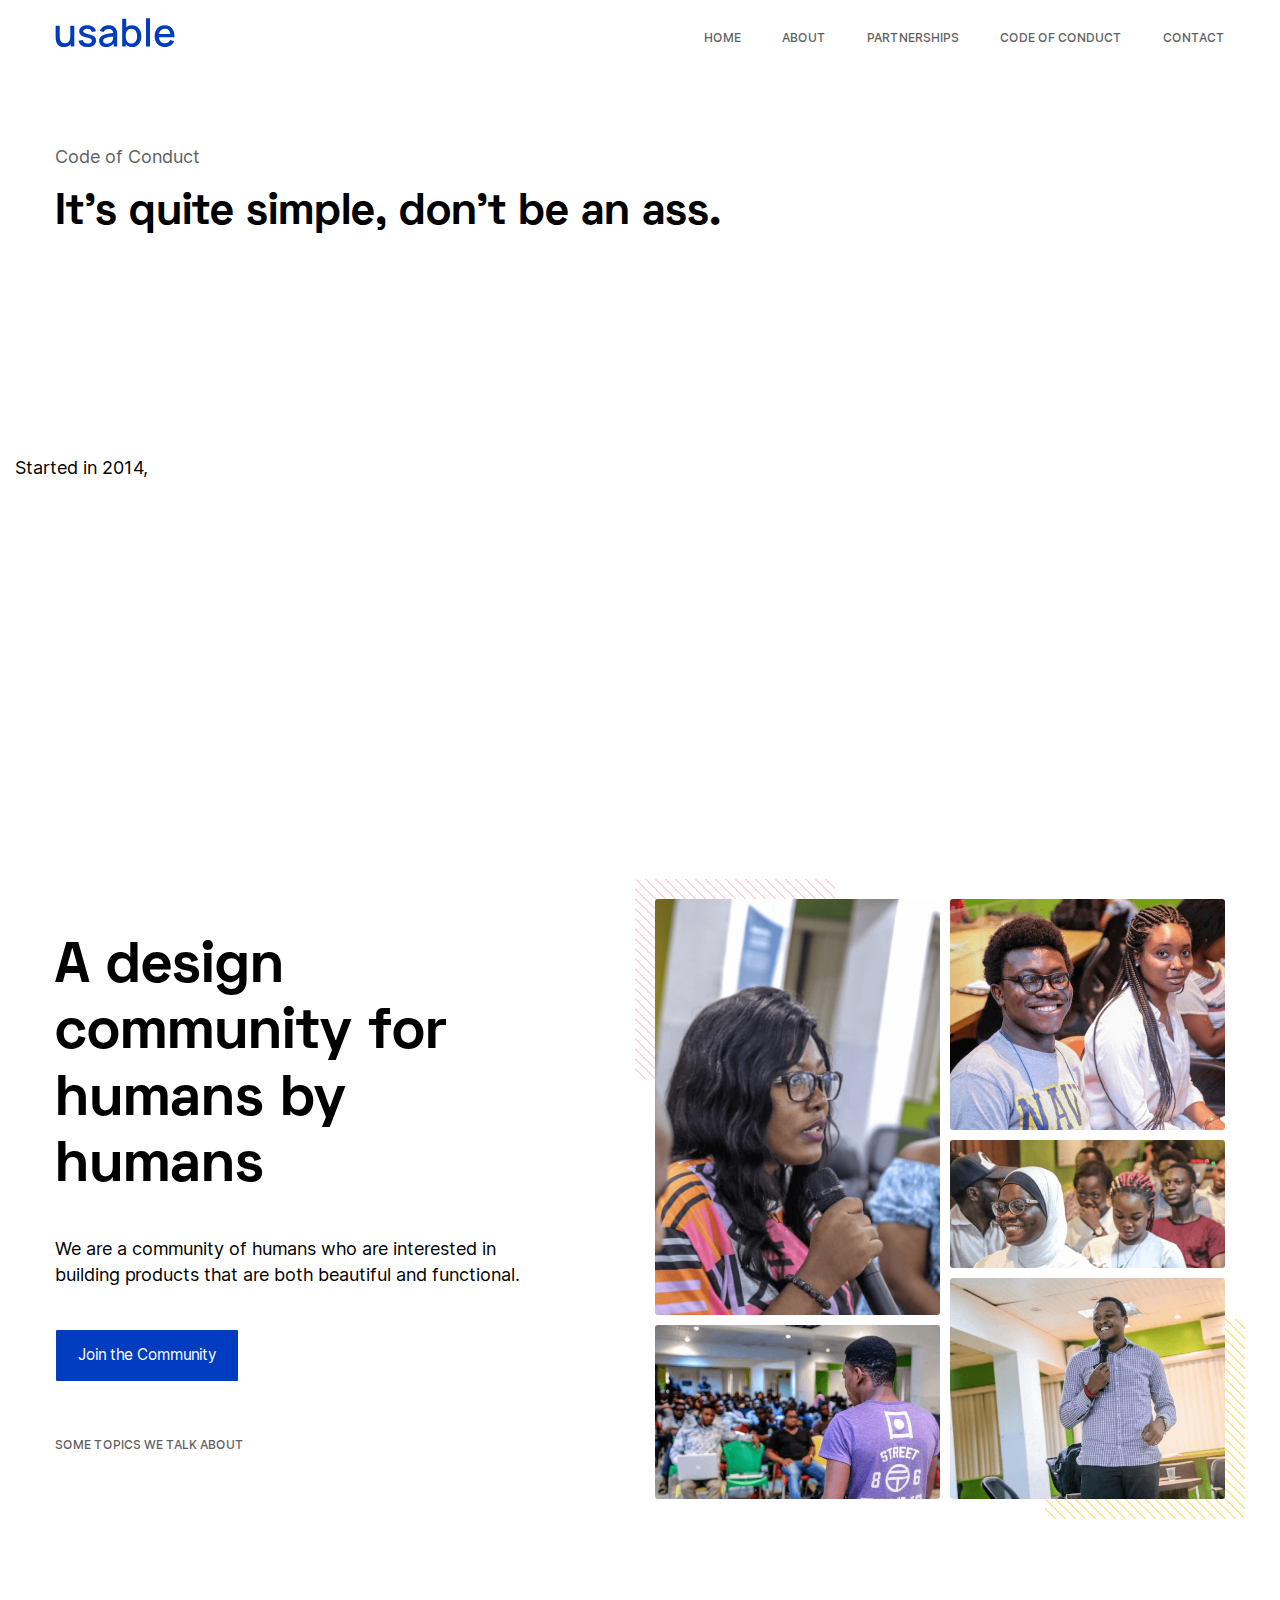
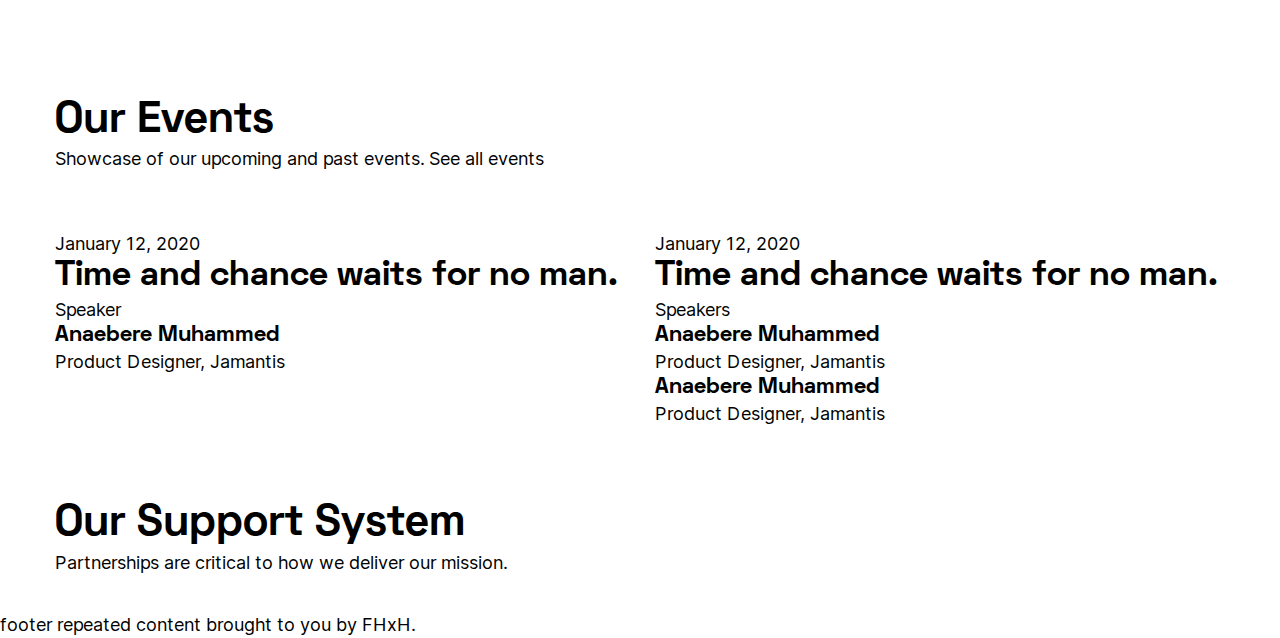
<file: codeofconduct.html>
<!DOCTYPE html>
<html lang="en" dir="ltr">
    <head>
        <meta charset="utf-8">
        <link rel="stylesheet" href="css/bootstrap-grid.min.css">
        <link rel="stylesheet" href="css/app.css">
        <title>Usable.ng - A design community for humans by humans.</title>
        <script async src="https://www.google-analytics.com/analytics.js"></script>
        <script async src="https://code.jquery.com/jquery-3.4.1.slim.min.js" integrity="sha256-pasqAKBDmFT4eHoN2ndd6lN370kFiGUFyTiUHWhU7k8=" crossorigin="anonymous"></script>
        <meta http-equiv="X-UA-Compatible" content="IE=edge,chrome=1">
		<meta name="viewport" content="width=device-width, initial-scale=1.0">
    </head>
    <body>
        <header class="header">
            <div class="container">
                <div class="row align-items-center justify-content-between">
                    <div class="col-xs-5 col-3 branding">
                        <a href="index.html">
                            <svg class="branding__logo" viewBox="0 0 143 35" fill="none">
                              <path d="M18.17 9.25V20.07 20.11C18.17 21.9 18.17 23.78 17.85 25.15 17.57 26.67 16.88 28 15.83 28.82 14.82 29.65 13.58 30.06 12.21 30.15 10.47 30.2 8.95 29.74 7.9 28.78 5.98 27.13 5.61 24.24 5.61 21.08V9.25H0.75V21.26C0.7 25.38 0.98 29.69 4 32.35 6.25 34.32 9 34.83 11.66 34.64 13.9 34.5 16.33 33.68 17.94 31.89L18.72 30.98V34H22.98V9.25H18.17Z" fill="#252525"/>
                              <path d="M48.78 15.85C48.19 11.22 43.83 8.56 38.38 8.56 33.43 8.56 28.8 10.99 28.8 15.8 28.8 19.38 31.18 21.35 34.58 22.31L40.17 23.87C42.41 24.51 43.97 25.2 43.97 27.13 43.97 29.33 41.86 30.47 39.25 30.47 36.18 30.47 33.57 29.14 32.92 26.3L28.02 27.08C28.98 32.4 33.29 34.69 39.07 34.69 44.66 34.69 48.92 31.94 48.92 26.9 48.92 22.77 46.22 20.94 41.36 19.7 39.34 19.2 37.97 18.83 36.78 18.46 34.76 17.91 33.61 17.09 33.61 15.62 33.61 13.83 35.72 12.69 38.47 12.78 41.27 12.87 43.47 14.15 43.88 16.72L48.78 15.85Z" fill="#252525"/>
                              <path d="M74.09 34V19.01C74.09 17.45 74 16.03 73.59 14.8 72.35 10.76 69.05 8.56 64.06 8.56 58.65 8.56 54.94 11.4 53.52 15.44L57.92 16.77C58.83 14.11 61.12 13.01 63.92 13.01 66.94 13.01 69.14 14.57 69.33 18 65.11 18.6 60.99 19.01 57.64 20.25 54.43 21.35 52.6 23.64 52.6 27.08 52.6 31.66 55.9 34.69 60.76 34.69 65.02 34.69 67.77 33.36 69.88 30.47V34H74.09ZM68.41 27.17C67.22 29.42 64.65 30.79 61.72 30.79 58.92 30.79 57.32 29.19 57.32 27.17 57.32 25.2 58.83 24.05 61.08 23.46 63.46 22.77 65.66 22.54 69.33 21.99 69.33 23.37 69.28 25.66 68.41 27.17Z" fill="#252525"/>
                              <path d="M91.61 8.56C88.86 8.56 86.56 9.43 84.87 10.95V1H80.06V34H84.32V31.71C86.11 33.59 88.58 34.69 91.7 34.69 98.62 34.69 102.93 29.05 102.93 21.63 102.93 14.15 98.57 8.56 91.61 8.56ZM91.06 30.33C86.34 30.33 84.32 26.71 84.32 21.63 84.32 16.45 86.38 12.92 90.87 12.92 95.64 12.92 97.84 16.77 97.84 21.63 97.84 26.53 95.64 30.33 91.06 30.33Z" fill="#252525"/>
                              <path d="M108.44 34V0.31H113.26V34H108.44Z" fill="#252525"/>
                              <path d="M123.9 22.95H142.38C142.83 14.52 138.85 8.56 130.87 8.56 123.45 8.56 118.77 13.88 118.77 21.85 118.77 29.33 123.54 34.69 131.15 34.69 135.82 34.69 140.13 32.17 142.01 27.72L137.33 26.21C136.1 28.82 133.8 30.15 130.87 30.15 126.65 30.15 124.27 27.4 123.9 22.95ZM130.87 12.83C135.13 12.78 136.97 15.12 137.43 19.1H124.04C124.64 15.3 126.75 12.78 130.87 12.83Z" fill="#252525"/>
                            </svg>
                        </a>
                    </div>
                    <div class="col-xs-5 col">
                        <div class="header__navigation">
                            <div class="d-block d-sm-none">
                                <a id="mobileMenu" href="#" class="header__navigation__button">
                                    <div class="header__navigation__bars">
                                        <span></span>
                                        <span></span>
                                        <span></span>
                                    </div> Menu</a>
                            </div>
                            <ul class="d-none d-sm-block header__navigation__menu" role="navigation" aria-label="Main Navigation">
                                <li><a href="index.html">Home</a></li>
                                <li><a href="about.html">About</a></li>
                                <li><a href="partnerships.html">Partnerships</a></li>
                                <li><a href="codeofconduct.html">Code of Conduct</a></li>
                                <li><a href="contact.html">Contact</a></li>
                            </ul>
                        </div>
                    </div>
                    <div class="col-12" aria-hidden="true">
                        <ul class="header__navigation__mobile" id="mobileNavigation">
                            <li><a href="index.html">Home</a></li>
                            <li><a href="about.html">About</a></li>
                            <li><a href="partnerships.html">Partnerships</a></li>
                            <li><a href="codeofconduct.html">Code of Conduct</a></li>
                            <li><a href="contact.html">Contact</a></li>
                        </ul>
                    </div>
                </div>

            </div>
        </header>

        <section class="page__header">
            <div class="container">
                <div class="row">
                    <div class="col-12">
                        <span class="page__header__title">
                            Code of Conduct
                        </span>
                        <h2>
                            It's quite simple, don't be an ass.
                        </h2>
                    </div>
                </div>
            </div>
        </section>

        <section>
            <div class="container row">
                <div class="col-6">
                    <p>Started in 2014,
                    </p>
                </div>
            </div>
        </section>

        <section>
            <div class="container row">
                <div class="col-6">

                </div>
            </div>
        </section>

        <!-- <section id="landing">
            <div class="container">
                <div class="row  justify-content-between">
                    <div class="col-sm-12">
                        <h1 class="landing__copy__bigDeal">
                            A design community for humans by humans
                        </h1>
                    </div>
                    <div class="col-xs-12 col-sm-5">
                        <div class="landing__copy">
                            <div class="landing__copy__copy">
                                <p>We are a community of humans who are interested in building products <strike>driven by stories and designed to make people listen</strike>.
                                    Beyond typography & colors, we are humans exploring conversations around

                                </span>

                                <div class="landing__cta">
                                    <div class="row justify-content-between align-items-center">
                                        <div class="col">
                                            <a href="join.html" class="cta__bordered cta__button cta__button--blue">Join our community &#8594;</a>
                                        </div>
                                        <div class="col">
                                            <a class="twitter-follow-button" href="https://twitter.com/usable_"> Follow @Usable_</a>
                                        </div>
                                    </div>

                                </div>
                            </div>
                        </div>
                    </div>
                    <div class="col-xs-12 col-sm-6" aria-hidden="true">
                        <div class="landing__grid">
                            <div class="grid__wrapper">
                                <div class="grid__item grid__photo__p1"></div>
                                <div class="grid__item grid__photo__p2"></div>
                                <div class="grid__item grid__photo__p3"></div>
                                <div class="grid__item grid__photo__p4"></div>
                                <div class="grid__item grid__photo__p5"></div>
                            </div>
                        </div>
                    </div>
                </div> -->

                <!-- <div class="row justify-content-between numbers">

                    <div class="col numbers__block">
                        <span class="numbers__block__figure">2000+</span>
                        <span class="numbers__block__label">Community Members</span>
                    </div>
                    <div class="col numbers__block">
                        <span class="numbers__block__figure">64</span>
                        <span class="numbers__block__label">Average Participation per Meetup</span>
                    </div>
                    <div class="col numbers__block">
                        <span class="numbers__block__figure">80+</span>
                        <span class="numbers__block__label">Community Events</span>
                    </div>
                    <div class="col numbers__block">
                        <span class="numbers__block__figure">35+</span>
                        <span class="numbers__block__label">Speakers Events</span>
                    </div>

                </div> -->




            <!-- </div>
        </section> -->


        <!-- <section class="parent__engagement">
            <div class="container">
                <div class="row">
                    <div class="col-12">
                        <div class="snippet__header">
                            <h1 class="snippet__header__title">How we engage.</h1>
                            <p class="snippet__header__subtitle">We drive our community via different medium. We invite you to choose where you want to engage.</p>
                        </div>
                    </div>
                    <div class="col-xs-12 col-sm-4">
                        <div class="engagement">
                            <div class="engagement__photo">
                                <div class="engagement__photo__image">
                                    <img src="img/community.png" alt="">
                                </div>
                                <div class="engagement__photo__underlay engagement__photo__underlay--pink"></div>

                            </div>
                            <div class="engagement__content">
                                <h3>The Community</h3>
                                <p>Join the community and get first access to our member events across the cities. Events can range from physical meetups & co.</p>
                            </div>
                            <div class="engagement__action">
                                <a href="">Join the Community</a>
                                <a href="">Access online Community</a>
                            </div>
                        </div>
                    </div>
                    <div class="col-xs-12 col-sm-4">
                        <div class="engagement">
                            <div class="engagement__photo">

                                <div class="engagement__photo__underlay engagement__photo__underlay--green"></div>

                            </div>
                            <div class="engagement__content">
                                <h3>Mentorship</h3>
                                <p>Lorem ipsum dolor sit amet, consectetur adipisicing elit. Sequi voluptatibus pariatur ipsa est, nam hic necessitatibus cumque a quod tenetur dolore illum blanditiis ipsam deleniti nesciunt repellendus, nulla numquam et.</p>
                            </div>
                            <div class="engagement__action">
                                <a href="">Signup as a Mentee</a>
                                <a href="">Become a mentor.</a>
                            </div>
                        </div>
                    </div>
                    <div class="col-xs-12 col-sm-4">
                        <div class="engagement">
                            <div class="engagement__photo">

                                <div class="engagement__photo__underlay engagement__photo__underlay--blue"></div>

                            </div>
                            <div class="engagement__content">
                                <h3>The Job Center</h3>
                                <p>Lorem ipsum dolor sit amet, consectetur adipisicing elit. Sequi voluptatibus pariatur ipsa est, nam hic necessitatibus cumque a quod tenetur dolore illum blanditiis ipsam deleniti nesciunt repellendus, nulla numquam et.</p>
                            </div>
                            <div class="engagement__action">
                                <a href="">See Available Jobs</a>
                                <a href="">Become a mentor.</a>
                            </div>
                        </div>
                    </div>

                </div>
            </div>
        </section> -->

        <section class="landing">
            <div class="container">
                <div class="row">
                    <div class="col-5">
                        <div class="landing__copy">
                            <h1 class="landing__copy__title">
                                A design community for humans by humans
                            </h1>
                            <p class="landing__copy__story">
                                We are a community of humans who are interested in building products that are both beautiful and functional.
                            </p>
                        </div>
                        <div class="landing__action">
                            <a href="" class="button">Join the Community</a>
                        </div>
                        <div class="landing__ticker" role="presentation" aria-hidden="true">
                            <h6>Some topics we talk about</h6>

                            <div class="landing__ticker__slot" role="presentation" aria-hidden="true"></div>

                            <span id="landing__ticker__pool" class="d-none">
                                <span>The business impact of design; </span>
                                <span>How to design inclusive products; </span>
                                <span>The adjacent UX career paths; </span>
                                <span>User research; </span>
                                <span>How to convince stakeholders in your organisation; </span>
                                <span>How to get started as a UX designer; </span>
                                <span>Design thinking; </span>
                                <span>Copywriting: The design of copy.</span>
                            </span>
                        </div>

                    </div>
                    <div class="col-xs-12 col-sm-6 ml-auto" aria-hidden="true">
                        <div class="landing__grid">
                            <div class="grid__wrapper">
                                <div class="grid__item grid__photo__p1"></div>
                                <div class="grid__item grid__photo__p2"></div>
                                <div class="grid__item grid__photo__p3"></div>
                                <div class="grid__item grid__photo__p4"></div>
                                <div class="grid__item grid__photo__p5"></div>
                            </div>
                        </div>
                    </div>
                </div>
            </div>
        </section>


        <!-- <section class="parent__engagement">
            <div class="container">
                <div class="row">
                    <div class="col-12">
                        <div class="snippet__header">
                            <h1 class="snippet__header__title">Some fun things we do</h1>
                            <p class="snippet__header__subtitle">We drive our community via different medium. We invite you to choose where you want to engage.</p>
                        </div>
                    </div>
                </div>
                <div class="row">
                    <div class="program col-12">
                        <div class="program__iconography">
                            <img src="img/community@2x.png" alt="">
                        </div>

                        <div class="program__info">
                            <h3 class="program__info__title">Join our Community</h3>
                            <div class="program__info__description">
                                <p>Join the other 2000+ humans in our community and get access to member events. As a member you will have opportunities to connect in-person, uncover insights, share stories, discuss trends and find new challenges. </p>
                            </div>

                            <div class="program__actions">
                                <div class="program__actions--item">

                                    <a href="#">
                                        Join the community
                                    </a>
                                </div>
                                <div class="program__actions--item">
                                    <a href="#">
                                        Participate in the online discourse
                                    </a>
                                </div>
                            </div>

                        </div>

                    </div>
                </div>
            </div>
        </section> -->


        <section class="events">
            <div class="container">
                <div class="row">

                    <div class="col-12 snippet__header">
                        <h2 class="snippet__header__title">Our Events</h2>
                        <p class="snippet__header__subtitle">Showcase of our upcoming and past events. <a href="#">See all events</a></p>
                    </div>

                    <div class="col-sm-6 col-xs-12">
                        <div class="event__block">
                            <div class="event__block__head">
                                <span>January 12, 2020</span>
                                <h3><a href="#">Time and chance waits for no man.</a></h3>
                            </div>
                            <div class="event__block__meta">
                                <div class="event__block--label">
                                    <!-- check if there are more than one speakers -->
                                    Speaker
                                </div>
                                <div class="event__block__speaker">
                                    <div class="event__block__speaker--item">
                                        <div class="speaker--avater"
                                            style="background-image:url(https://images.pexels.com/photos/274595/pexels-photo-274595.jpeg?h=350&auto=compress&cs=tinysrgb)"
                                        ></div>
                                        <div class="speaker--info">
                                            <h5>Anaebere Muhammed</h5>
                                            <span>Product Designer, Jamantis</span>
                                        </div>
                                    </div>

                                </div>
                            </div>
                        </div>
                    </div>

                    <div class="col-sm-6 col-xs-12">
                        <div class="event__block">
                            <div class="event__block__head">
                                <span>January 12, 2020</span>
                                <h3><a href="#">Time and chance waits for no man.</a></h3>
                            </div>
                            <div class="event__block__meta">
                                <div class="event__block--label">
                                    <!-- check if there are more than one speakers -->
                                    Speakers
                                </div>
                                <div class="event__block__speaker">
                                    <div class="event__block__speaker--item">
                                        <div class="speaker--avater"
                                            style="background-image:url(https://images.pexels.com/photos/274595/pexels-photo-274595.jpeg?h=350&auto=compress&cs=tinysrgb)"
                                        ></div>
                                        <div class="speaker--info">
                                            <h5>Anaebere Muhammed</h5>
                                            <span>Product Designer, Jamantis</span>
                                        </div>
                                    </div>

                                    <div class="event__block__speaker--item">
                                        <div class="speaker--avater"
                                            style="background-image:url(https://images.pexels.com/photos/274595/pexels-photo-274595.jpeg?h=350&auto=compress&cs=tinysrgb)"
                                        ></div>
                                        <div class="speaker--info">
                                            <h5>Anaebere Muhammed</h5>
                                            <span>Product Designer, Jamantis</span>
                                        </div>
                                    </div>

                                </div>
                            </div>
                        </div>
                    </div>

                </div>
            </div>
        </section>

        <footer>
            <div class="container">
                <div class="row">
                    <div class="col-12">
                        <div class="snippet__header">
                            <h2 class="snippet__header__title">Our Support System</h2>
                            <p class="snippet__header__subtitle">Partnerships are critical to how we deliver our mission.</p>
                        </div>
                    </div>
                </div>
            </div>
            footer repeated content

            brought to you by FHxH.
        </footer>

        <script src="js/typed.js"></script>
        <script async src="js/analytics.js"></script>
        <script src="js/app.js" type="text/javascript"></script>

    </body>
</html>
</file>
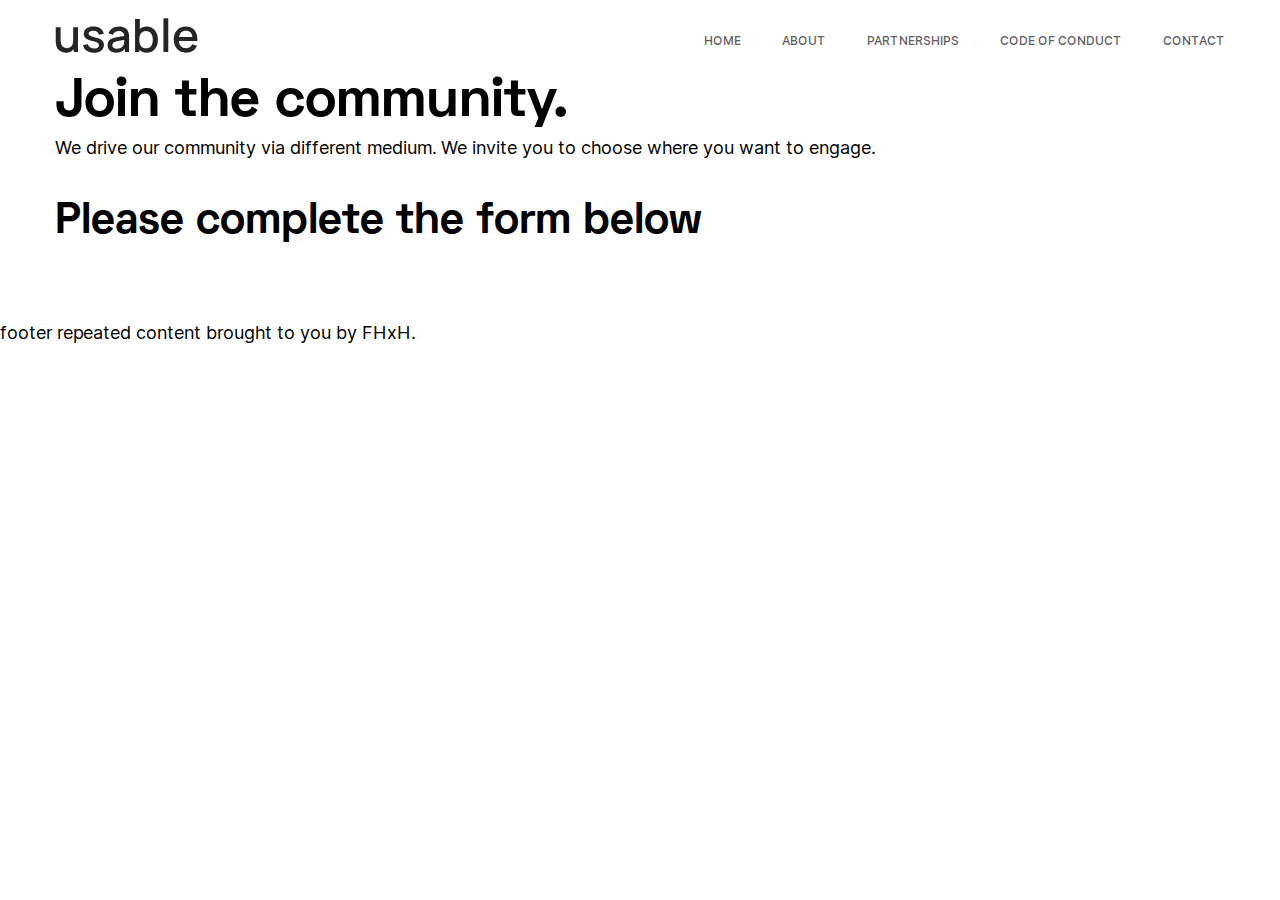
<file: join.html>
<!DOCTYPE html>
<html lang="en" dir="ltr">
    <head>
        <meta charset="utf-8">
        <link rel="stylesheet" href="css/bootstrap-grid.min.css">
        <link rel="stylesheet" href="css/app.css">
        <title></title>
    </head>
    <body>
        <header class="header">
            <div class="container">
                <div class="row align-items-center justify-content-between">
                    <div class="col-3 branding">
                        <a href="index.html">
                            <svg width="143" height="35" viewBox="0 0 143 35" fill="none">
                              <path d="M18.17 9.25V20.07 20.11C18.17 21.9 18.17 23.78 17.85 25.15 17.57 26.67 16.88 28 15.83 28.82 14.82 29.65 13.58 30.06 12.21 30.15 10.47 30.2 8.95 29.74 7.9 28.78 5.98 27.13 5.61 24.24 5.61 21.08V9.25H0.75V21.26C0.7 25.38 0.98 29.69 4 32.35 6.25 34.32 9 34.83 11.66 34.64 13.9 34.5 16.33 33.68 17.94 31.89L18.72 30.98V34H22.98V9.25H18.17Z" fill="#252525"/>
                              <path d="M48.78 15.85C48.19 11.22 43.83 8.56 38.38 8.56 33.43 8.56 28.8 10.99 28.8 15.8 28.8 19.38 31.18 21.35 34.58 22.31L40.17 23.87C42.41 24.51 43.97 25.2 43.97 27.13 43.97 29.33 41.86 30.47 39.25 30.47 36.18 30.47 33.57 29.14 32.92 26.3L28.02 27.08C28.98 32.4 33.29 34.69 39.07 34.69 44.66 34.69 48.92 31.94 48.92 26.9 48.92 22.77 46.22 20.94 41.36 19.7 39.34 19.2 37.97 18.83 36.78 18.46 34.76 17.91 33.61 17.09 33.61 15.62 33.61 13.83 35.72 12.69 38.47 12.78 41.27 12.87 43.47 14.15 43.88 16.72L48.78 15.85Z" fill="#252525"/>
                              <path d="M74.09 34V19.01C74.09 17.45 74 16.03 73.59 14.8 72.35 10.76 69.05 8.56 64.06 8.56 58.65 8.56 54.94 11.4 53.52 15.44L57.92 16.77C58.83 14.11 61.12 13.01 63.92 13.01 66.94 13.01 69.14 14.57 69.33 18 65.11 18.6 60.99 19.01 57.64 20.25 54.43 21.35 52.6 23.64 52.6 27.08 52.6 31.66 55.9 34.69 60.76 34.69 65.02 34.69 67.77 33.36 69.88 30.47V34H74.09ZM68.41 27.17C67.22 29.42 64.65 30.79 61.72 30.79 58.92 30.79 57.32 29.19 57.32 27.17 57.32 25.2 58.83 24.05 61.08 23.46 63.46 22.77 65.66 22.54 69.33 21.99 69.33 23.37 69.28 25.66 68.41 27.17Z" fill="#252525"/>
                              <path d="M91.61 8.56C88.86 8.56 86.56 9.43 84.87 10.95V1H80.06V34H84.32V31.71C86.11 33.59 88.58 34.69 91.7 34.69 98.62 34.69 102.93 29.05 102.93 21.63 102.93 14.15 98.57 8.56 91.61 8.56ZM91.06 30.33C86.34 30.33 84.32 26.71 84.32 21.63 84.32 16.45 86.38 12.92 90.87 12.92 95.64 12.92 97.84 16.77 97.84 21.63 97.84 26.53 95.64 30.33 91.06 30.33Z" fill="#252525"/>
                              <path d="M108.44 34V0.31H113.26V34H108.44Z" fill="#252525"/>
                              <path d="M123.9 22.95H142.38C142.83 14.52 138.85 8.56 130.87 8.56 123.45 8.56 118.77 13.88 118.77 21.85 118.77 29.33 123.54 34.69 131.15 34.69 135.82 34.69 140.13 32.17 142.01 27.72L137.33 26.21C136.1 28.82 133.8 30.15 130.87 30.15 126.65 30.15 124.27 27.4 123.9 22.95ZM130.87 12.83C135.13 12.78 136.97 15.12 137.43 19.1H124.04C124.64 15.3 126.75 12.78 130.87 12.83Z" fill="#252525"/>
                            </svg>
                        </a>
                    </div>
                    <div class="col-9">
                        <div class="header__navigation">
                            <ul>
                                <li><a href="#">Home</a></li>
                                <li><a href="#">About</a></li>
                                <li><a href="#">Partnerships</a></li>
                                <li><a href="#">Code of Conduct</a></li>
                                <li><a href="#">Contact</a></li>
                            </ul>
                        </div>
                    </div>
                </div>

            </div>
        </header>

        <section id="join" class="leading__section">
            <div class="container">
                <div class="row">
                    <div class="col-12">
                        <div class="snippet__header">
                            <h1 class="snippet__header__title">Join the community.</h1>
                            <p class="snippet__header__subtitle">We drive our community via different medium. We invite you to choose where you want to engage.</p>
                        </div>
                    </div>
                </div>

                <div class="row">
                    <div class="col">
                        <div class="join__form">
                            <h2>Please complete the form below</h2>
                        </div>
                    </div>
                </div>
            </div>
        </section>

            footer repeated content

            brought to you by FHxH.
        </footer>
    </body>
</html>
</file>
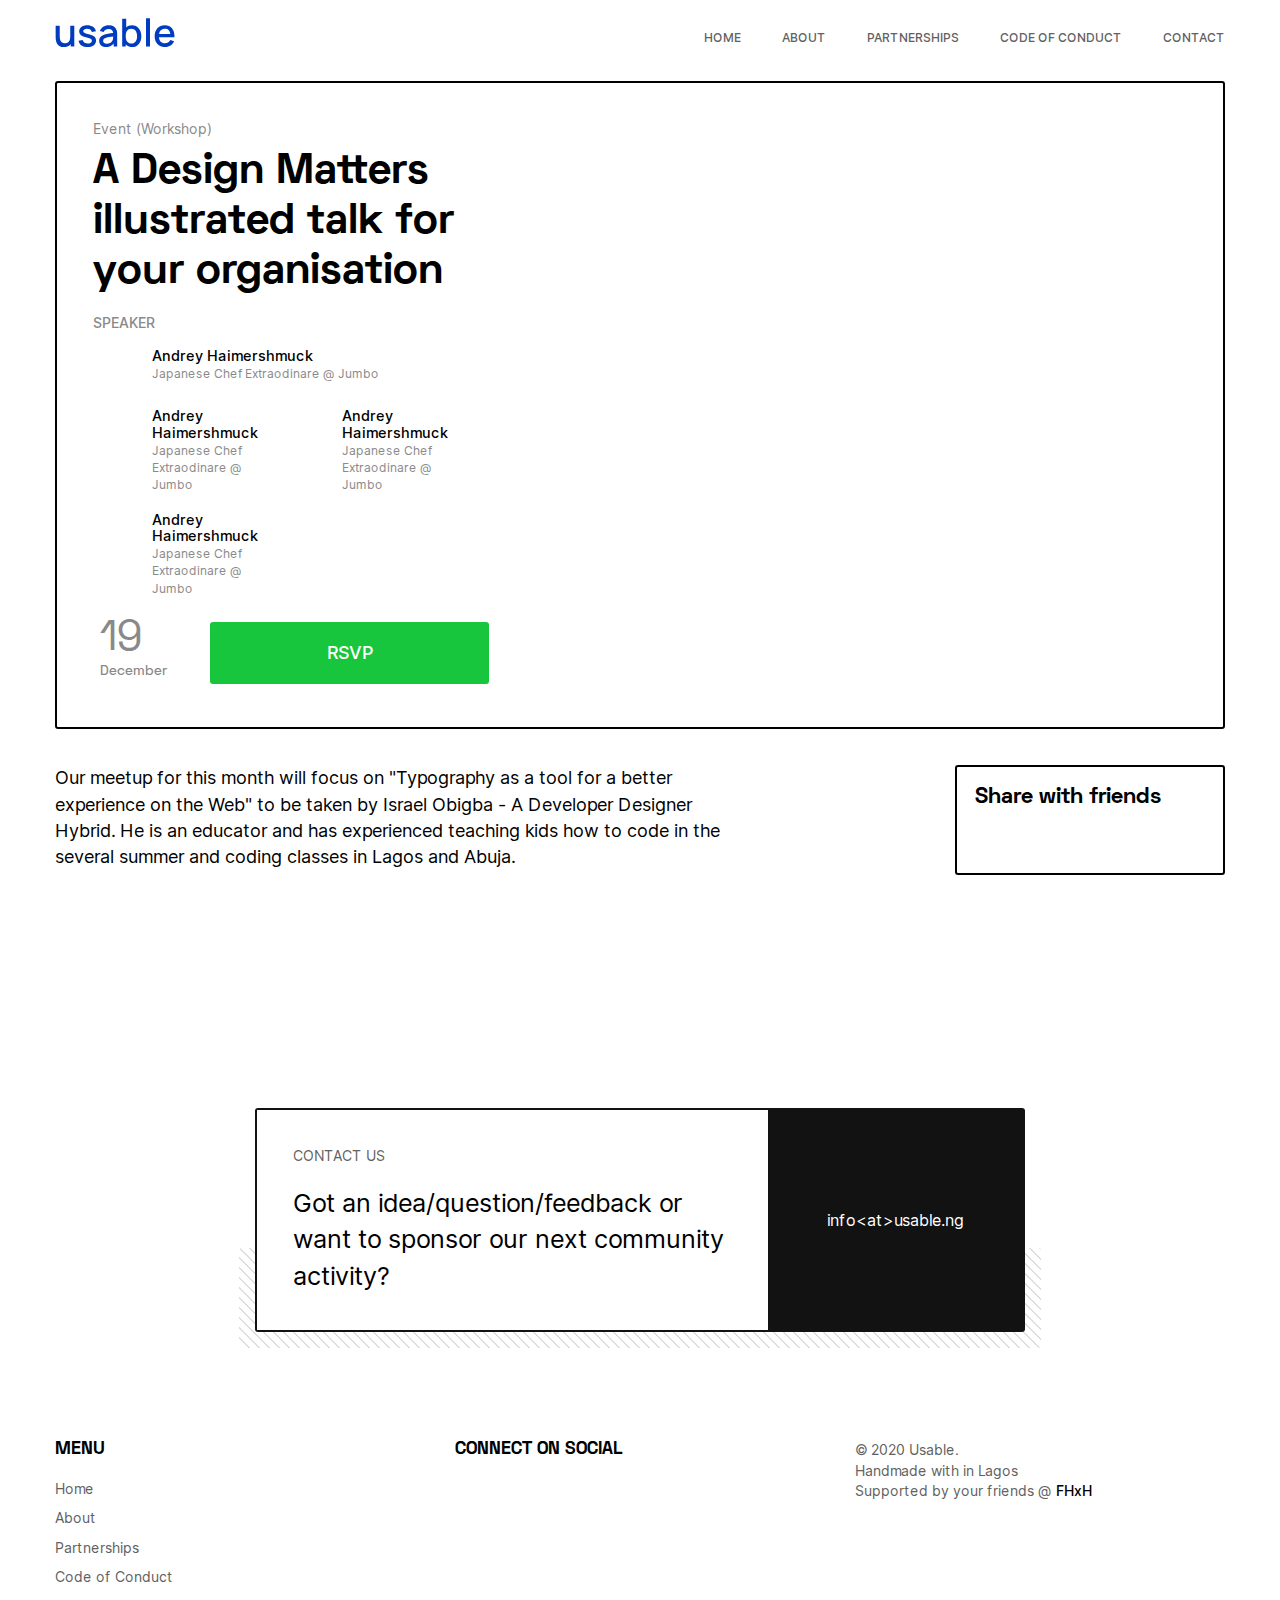
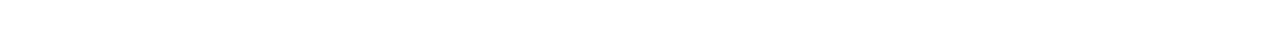
<file: update-type-event.html>
<!DOCTYPE html>
<html lang="en" dir="ltr">

<head>
    <meta charset="utf-8">
    <link rel="stylesheet" href="css/bootstrap-grid.min.css">
    <link rel="stylesheet" href="css/app.css">
    <title>Usable.ng - A design community for humans by humans.</title>
    <script async src="https://www.google-analytics.com/analytics.js"></script>
    <link rel="stylesheet" href="https://maxst.icons8.com/vue-static/landings/line-awesome/line-awesome/1.3.0/css/line-awesome.min.css">
    <meta http-equiv="X-UA-Compatible" content="IE=edge,chrome=1">
    <meta name="viewport" content="width=device-width, initial-scale=1.0">
</head>

<body>
    <header class="header">
        <div class="container">
            <div class="row align-items-center justify-content-between">
                <div class="col-xs-5 col-3 branding">
                    <a href="index.html">
                        <svg class="branding__logo" viewBox="0 0 143 35" fill="none">
                            <path
                                d="M18.17 9.25V20.07 20.11C18.17 21.9 18.17 23.78 17.85 25.15 17.57 26.67 16.88 28 15.83 28.82 14.82 29.65 13.58 30.06 12.21 30.15 10.47 30.2 8.95 29.74 7.9 28.78 5.98 27.13 5.61 24.24 5.61 21.08V9.25H0.75V21.26C0.7 25.38 0.98 29.69 4 32.35 6.25 34.32 9 34.83 11.66 34.64 13.9 34.5 16.33 33.68 17.94 31.89L18.72 30.98V34H22.98V9.25H18.17Z"
                                fill="#252525" />
                            <path
                                d="M48.78 15.85C48.19 11.22 43.83 8.56 38.38 8.56 33.43 8.56 28.8 10.99 28.8 15.8 28.8 19.38 31.18 21.35 34.58 22.31L40.17 23.87C42.41 24.51 43.97 25.2 43.97 27.13 43.97 29.33 41.86 30.47 39.25 30.47 36.18 30.47 33.57 29.14 32.92 26.3L28.02 27.08C28.98 32.4 33.29 34.69 39.07 34.69 44.66 34.69 48.92 31.94 48.92 26.9 48.92 22.77 46.22 20.94 41.36 19.7 39.34 19.2 37.97 18.83 36.78 18.46 34.76 17.91 33.61 17.09 33.61 15.62 33.61 13.83 35.72 12.69 38.47 12.78 41.27 12.87 43.47 14.15 43.88 16.72L48.78 15.85Z"
                                fill="#252525" />
                            <path
                                d="M74.09 34V19.01C74.09 17.45 74 16.03 73.59 14.8 72.35 10.76 69.05 8.56 64.06 8.56 58.65 8.56 54.94 11.4 53.52 15.44L57.92 16.77C58.83 14.11 61.12 13.01 63.92 13.01 66.94 13.01 69.14 14.57 69.33 18 65.11 18.6 60.99 19.01 57.64 20.25 54.43 21.35 52.6 23.64 52.6 27.08 52.6 31.66 55.9 34.69 60.76 34.69 65.02 34.69 67.77 33.36 69.88 30.47V34H74.09ZM68.41 27.17C67.22 29.42 64.65 30.79 61.72 30.79 58.92 30.79 57.32 29.19 57.32 27.17 57.32 25.2 58.83 24.05 61.08 23.46 63.46 22.77 65.66 22.54 69.33 21.99 69.33 23.37 69.28 25.66 68.41 27.17Z"
                                fill="#252525" />
                            <path
                                d="M91.61 8.56C88.86 8.56 86.56 9.43 84.87 10.95V1H80.06V34H84.32V31.71C86.11 33.59 88.58 34.69 91.7 34.69 98.62 34.69 102.93 29.05 102.93 21.63 102.93 14.15 98.57 8.56 91.61 8.56ZM91.06 30.33C86.34 30.33 84.32 26.71 84.32 21.63 84.32 16.45 86.38 12.92 90.87 12.92 95.64 12.92 97.84 16.77 97.84 21.63 97.84 26.53 95.64 30.33 91.06 30.33Z"
                                fill="#252525" />
                            <path d="M108.44 34V0.31H113.26V34H108.44Z" fill="#252525" />
                            <path
                                d="M123.9 22.95H142.38C142.83 14.52 138.85 8.56 130.87 8.56 123.45 8.56 118.77 13.88 118.77 21.85 118.77 29.33 123.54 34.69 131.15 34.69 135.82 34.69 140.13 32.17 142.01 27.72L137.33 26.21C136.1 28.82 133.8 30.15 130.87 30.15 126.65 30.15 124.27 27.4 123.9 22.95ZM130.87 12.83C135.13 12.78 136.97 15.12 137.43 19.1H124.04C124.64 15.3 126.75 12.78 130.87 12.83Z"
                                fill="#252525" />
                        </svg>
                    </a>
                </div>
                <div class="col-xs-5 col">
                    <div class="header__navigation">
                        <div class="d-block d-sm-none">
                            <a id="mobileMenu" href="#" class="header__navigation__button">
                                <div class="header__navigation__bars">
                                    <span></span>
                                    <span></span>
                                    <span></span>
                                </div> Menu
                            </a>
                        </div>
                        <ul class="d-none d-sm-block header__navigation__menu" role="navigation" aria-label="Main Navigation">
                            <li><a href="index.html">Home</a></li>
                            <li><a href="about.html">About</a></li>
                            <li><a href="partnerships.html">Partnerships</a></li>
                            <li><a href="codeofconduct.html">Code of Conduct</a></li>
                            <li><a href="#contact">Contact</a></li>
                        </ul>
                    </div>
                </div>
                <div class="col-12" aria-hidden="true">
                    <ul class="header__navigation__mobile" id="mobileNavigation">
                        <li><a href="index.html">Home</a></li>
                        <li><a href="about.html">About</a></li>
                        <li><a href="partnerships.html">Partnerships</a></li>
                        <li><a href="codeofconduct.html">Code of Conduct</a></li>
                        <li><a href="#contact">Contact</a></li>
                    </ul>
                </div>
            </div>

        </div>
    </header>

    <section class="event">
        <div class="container">
            <div class="row justify-content-center">
                <div class="col-md-12">
                    <div class="event__header">
                        <div class="row">
                            <div class="col-sm-5">
                                <div class="event__header__title">
                                    <span class="event__header__type">Event (Workshop)</span>
                                    <h3>A Design Matters illustrated talk for your organisation</h3>

                                    <div class="event__speakers">
                                        <h5>Speaker</h5>
                                        <div class="speaker__wrapper">
                                            <div class="speaker">
                                                <div class="speaker__avatar inline-image"
                                                    style="background-image:url('https://images.unsplash.com/photo-1588379874089-2a695471f0b4?ixlib=rb-1.2.1&ixid=eyJhcHBfaWQiOjEyMDd9&auto=format&fit=crop&w=2734&q=80');">

                                                </div>
                                                <div class="speaker__name">
                                                    <h4>Andrey Haimershmuck</h4>
                                                    <span>Japanese Chef Extraodinare @ Jumbo</span>
                                                </div>

                                            </div>
                                            <div class="speaker">
                                                <div class="speaker__avatar inline-image"
                                                    style="background-image:url('https://images.unsplash.com/photo-1587651320660-3e24ed09f54f?ixlib=rb-1.2.1&ixid=eyJhcHBfaWQiOjEyMDd9&auto=format&fit=crop&w=668&q=80');">

                                                </div>
                                                <div class="speaker__name">
                                                    <h4>Andrey Haimershmuck</h4>
                                                    <span>Japanese Chef Extraodinare @ Jumbo</span>
                                                </div>

                                            </div>

                                            <div class="speaker">
                                                <div class="speaker__avatar inline-image"
                                                    style="background-image:url('https://images.unsplash.com/photo-1586448983270-8a1cc90b4c72?ixlib=rb-1.2.1&ixid=eyJhcHBfaWQiOjEyMDd9&auto=format&fit=crop&w=2734&q=80');">

                                                </div>
                                                <div class="speaker__name">
                                                    <h4>Andrey Haimershmuck</h4>
                                                    <span>Japanese Chef Extraodinare @ Jumbo</span>
                                                </div>

                                            </div>

                                            <div class="speaker">
                                                <div class="speaker__avatar inline-image"
                                                    style="background-image:url('https://images.unsplash.com/photo-1588476358989-0a13e5f14122?ixlib=rb-1.2.1&ixid=eyJhcHBfaWQiOjEyMDd9&auto=format&fit=crop&w=666&q=80');">

                                                </div>
                                                <div class="speaker__name">
                                                    <h4>Andrey Haimershmuck</h4>
                                                    <span>Japanese Chef Extraodinare @ Jumbo</span>
                                                </div>

                                            </div>
                                        </div>
                                    </div>

                                    <div class="event__action">
                                        <div class="event__action__date">
                                            <span class="event__action__date__day">19</span>
                                            <span class="event__action__date__month">December</span>
                                        </div>
                                        <div class="event__action__cta">
                                            <a href="#">RSVP</a>
                                        </div>
                                    </div>
                                </div>
                            </div>
                            <div class="col-sm-7">
                                <div class="event__photo">
                                    <div class="event__photo__image" style="background-image:url('https://images.unsplash.com/photo-1505373877841-8d25f7d46678?ixlib=rb-1.2.1&ixid=eyJhcHBfaWQiOjEyMDd9&auto=format&fit=crop&w=1600&q=80');"></div>
                                </div>
                            </div>
                        </div>
                    </div>
                </div>
            </div>

            <div class="event__copy">
                <div class="row justify-content-between">
                    <div class="col-12 col-sm-7">
                        <p>Our meetup for this month will focus on "Typography as a tool for a better experience on the Web" to be taken by Israel Obigba - A Developer Designer Hybrid. He is an educator and has experienced teaching kids how to code in the several summer and coding classes in Lagos and Abuja.
                        </p>
                    </div>
                    <div class="col-12 col-sm-3">
                    <div class="sidebar">
                        <div class="sidebar__module ">
                            <div class="socialsharing">
                                <h5>Share with friends</h5>
                                <ul>
                                    <li><a href="" class="social-color-facebook"><i class="lab la-facebook"></i></a></li>
                                    <li><a href="" class="social-color-facebook"><i class="lab la-twitter"></i></a></li>
                                    <li><a href="" class="social-color-whatsapp"><i class="lab la-whatsapp"></i></a></li>
                                </ul>
                            </div>
                        </div>
                    </div>
                </div>
                </div>
            </div>
        </div>
    </section>




    <footer class="footer">

        <div class="container">
            <div class="row justify-content-center">
                <div id="contact" class="col-md-8">
                    <div class="row no-gutters align-items-center footer__contact">
                        <div class="col-md-8">
                            <div class="footer__contact__copy">
                                <span>Contact Us</span>
                                Got an idea/question/feedback or want to sponsor our next community activity?
                            </div>
                        </div>
                        <div class="col-md-4">
                            <div class="footer__contact__method">
                                <i class="las la-envelope"></i>
                                <span>info</span><span>&lt;at&gt;</span><span>usable.ng</span>
                            </div>
                        </div>
                    </div>


                </div>
            </div>
            <div class="row">
                <div class="col-6 col-md-4">
                    <div class="footer__menu">
                        <h3>Menu</h3>
                        <ul>
                            <li><a href="index.html">Home</a></li>
                            <li><a href="about.html">About</a></li>
                            <li><a href="partnerships.html">Partnerships</a></li>
                            <li><a href="codeofconduct.html">Code of Conduct</a></li>
                        </ul>
                    </div>
                </div>
                <div class="col-6 col-md-4">
                    <div class="footer__social">
                        <h3>Connect on social</h3>
                        <ul>
                            <li class="footer__social__twitter">
                                <a href="" target="_blank"><i class="lab la-twitter"></i></a>
                            </li>
                            <li class="footer__social__facebook">
                                <a href="" target="_blank"><i class="lab la-facebook-square"></i></a>
                            </li>
                        </ul>
                    </div>
                </div>

                <div class="col footer__support">
                    <div class="footer__support__handmade">
                        <span>&copy; 2020 Usable.</span> Handmade with <i class="las la-heart"></i> in Lagos
                    </div>


                    <div class="footer__support__credit">
                        Supported by your friends @ <a href="#" target="_blank">FHxH</a>
                    </div>

                </div>
            </div>
        </div>
    </footer>


    <script src="js/jQuery.js"></script>
    <script async src="js/analytics.js"></script>
    <script src="js/app.js" type="text/javascript"></script>
</body>

</html>
</file>
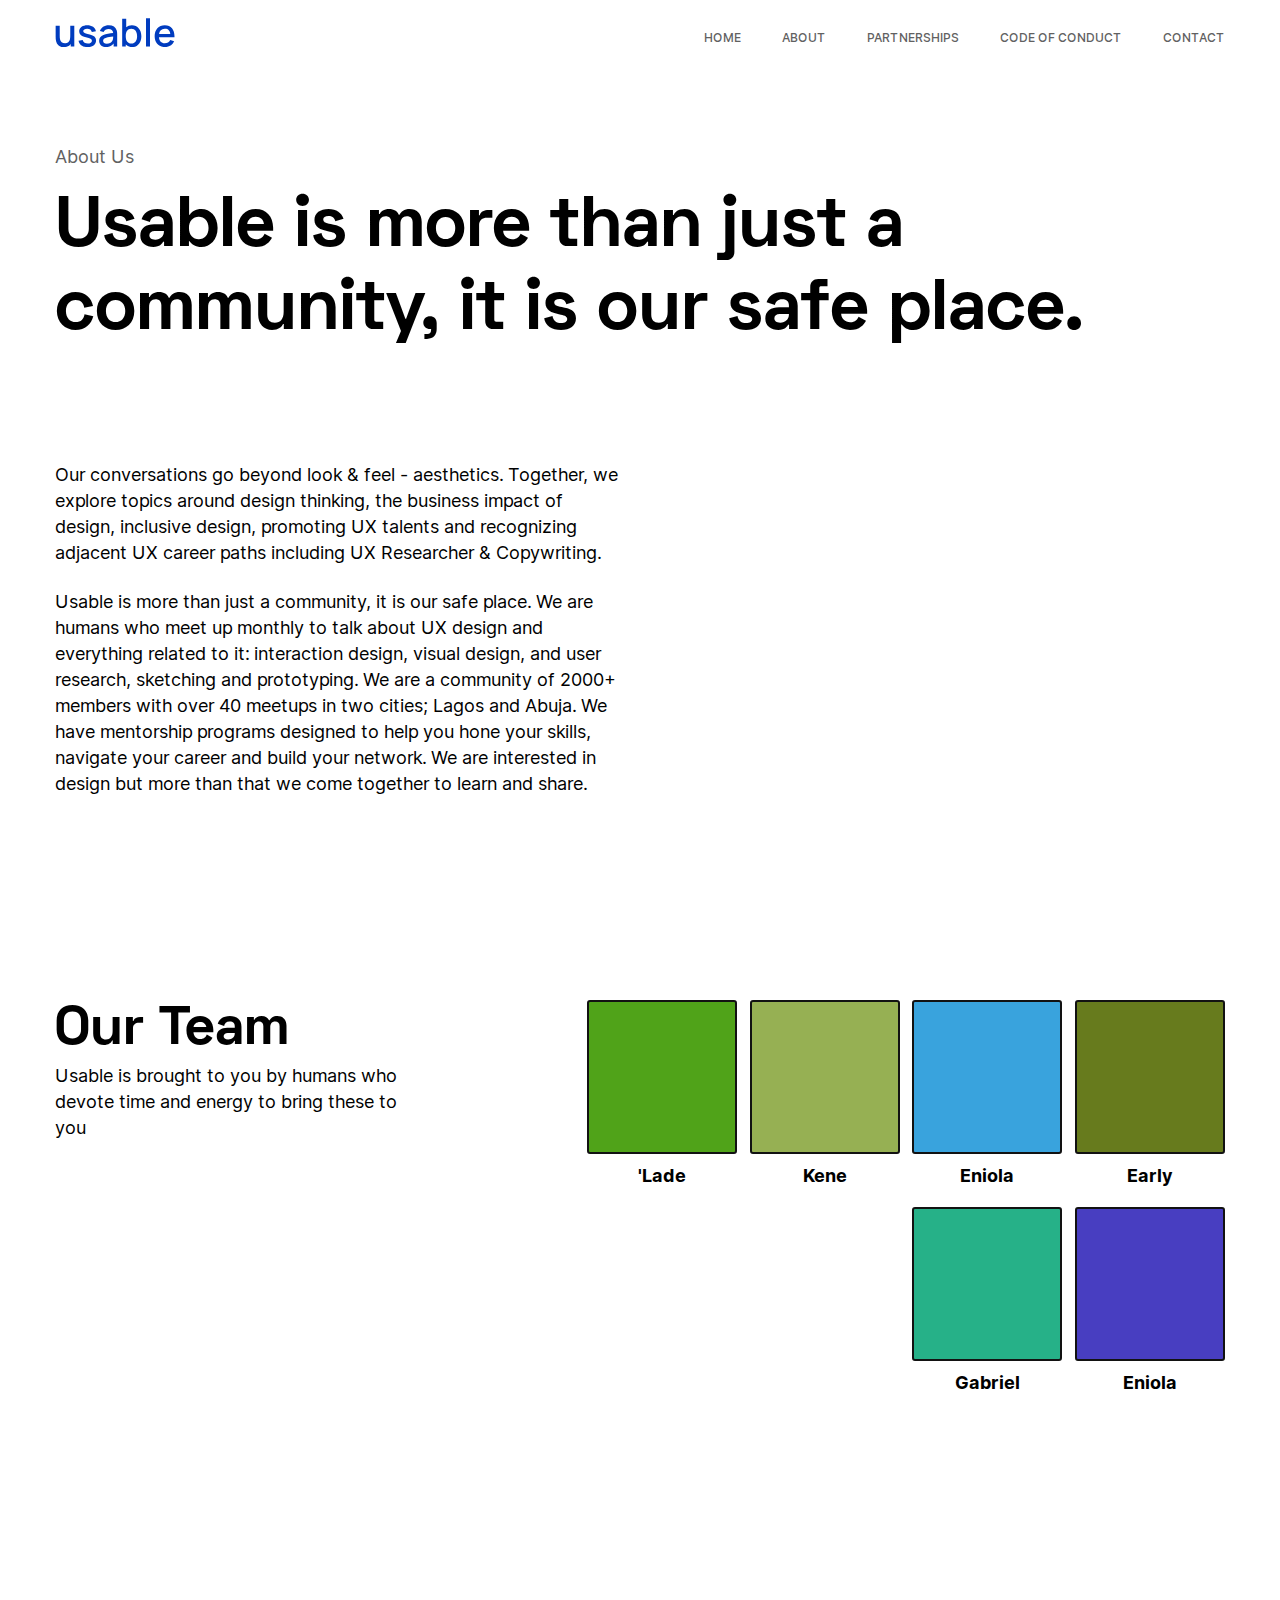
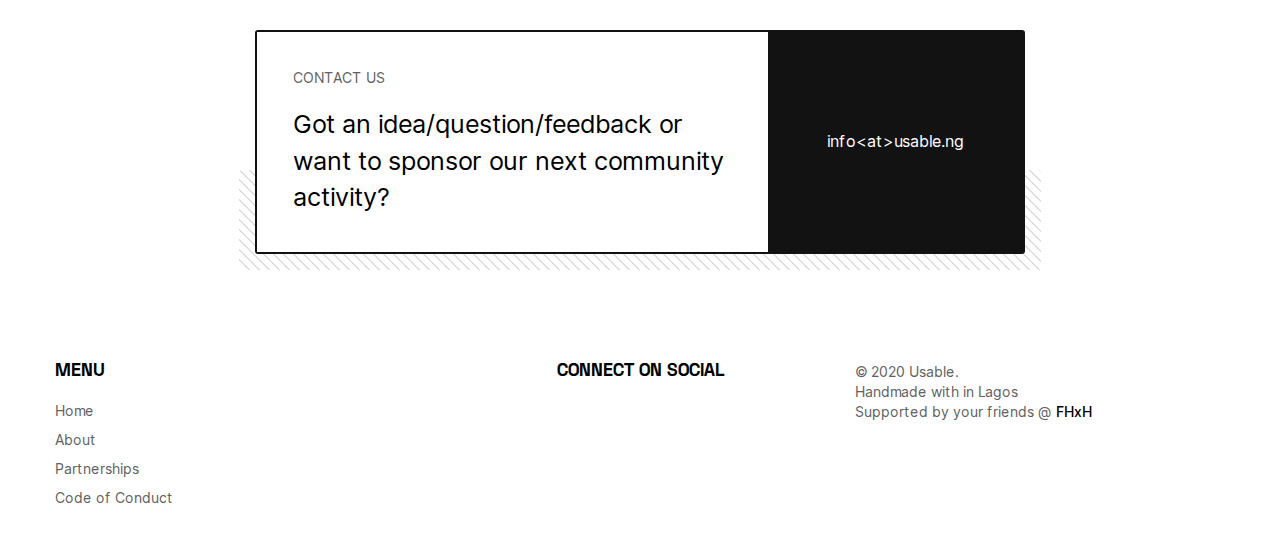
<file: wp-content/themes/mmadu/about.html>
<!DOCTYPE html>
<html lang="en" dir="ltr">
    <head>
        <meta charset="utf-8">
        <link rel="stylesheet" href="css/bootstrap-grid.min.css">
        <link rel="stylesheet" href="css/app.css">
        <title>Usable.ng - A design community for humans by humans.</title>
        <script async src="https://www.google-analytics.com/analytics.js"></script>
        <link rel="stylesheet" href="https://maxst.icons8.com/vue-static/landings/line-awesome/line-awesome/1.3.0/css/line-awesome.min.css">
        <meta http-equiv="X-UA-Compatible" content="IE=edge,chrome=1">
		<meta name="viewport" content="width=device-width, initial-scale=1.0">
    </head>
    <body>
        <header class="header">
            <div class="container">
                <div class="row align-items-center justify-content-between">
                    <div class="col-xs-5 col-3 branding">
                        <a href="index.html">
                            <svg class="branding__logo" viewBox="0 0 143 35" fill="none">
                              <path d="M18.17 9.25V20.07 20.11C18.17 21.9 18.17 23.78 17.85 25.15 17.57 26.67 16.88 28 15.83 28.82 14.82 29.65 13.58 30.06 12.21 30.15 10.47 30.2 8.95 29.74 7.9 28.78 5.98 27.13 5.61 24.24 5.61 21.08V9.25H0.75V21.26C0.7 25.38 0.98 29.69 4 32.35 6.25 34.32 9 34.83 11.66 34.64 13.9 34.5 16.33 33.68 17.94 31.89L18.72 30.98V34H22.98V9.25H18.17Z" fill="#252525"/>
                              <path d="M48.78 15.85C48.19 11.22 43.83 8.56 38.38 8.56 33.43 8.56 28.8 10.99 28.8 15.8 28.8 19.38 31.18 21.35 34.58 22.31L40.17 23.87C42.41 24.51 43.97 25.2 43.97 27.13 43.97 29.33 41.86 30.47 39.25 30.47 36.18 30.47 33.57 29.14 32.92 26.3L28.02 27.08C28.98 32.4 33.29 34.69 39.07 34.69 44.66 34.69 48.92 31.94 48.92 26.9 48.92 22.77 46.22 20.94 41.36 19.7 39.34 19.2 37.97 18.83 36.78 18.46 34.76 17.91 33.61 17.09 33.61 15.62 33.61 13.83 35.72 12.69 38.47 12.78 41.27 12.87 43.47 14.15 43.88 16.72L48.78 15.85Z" fill="#252525"/>
                              <path d="M74.09 34V19.01C74.09 17.45 74 16.03 73.59 14.8 72.35 10.76 69.05 8.56 64.06 8.56 58.65 8.56 54.94 11.4 53.52 15.44L57.92 16.77C58.83 14.11 61.12 13.01 63.92 13.01 66.94 13.01 69.14 14.57 69.33 18 65.11 18.6 60.99 19.01 57.64 20.25 54.43 21.35 52.6 23.64 52.6 27.08 52.6 31.66 55.9 34.69 60.76 34.69 65.02 34.69 67.77 33.36 69.88 30.47V34H74.09ZM68.41 27.17C67.22 29.42 64.65 30.79 61.72 30.79 58.92 30.79 57.32 29.19 57.32 27.17 57.32 25.2 58.83 24.05 61.08 23.46 63.46 22.77 65.66 22.54 69.33 21.99 69.33 23.37 69.28 25.66 68.41 27.17Z" fill="#252525"/>
                              <path d="M91.61 8.56C88.86 8.56 86.56 9.43 84.87 10.95V1H80.06V34H84.32V31.71C86.11 33.59 88.58 34.69 91.7 34.69 98.62 34.69 102.93 29.05 102.93 21.63 102.93 14.15 98.57 8.56 91.61 8.56ZM91.06 30.33C86.34 30.33 84.32 26.71 84.32 21.63 84.32 16.45 86.38 12.92 90.87 12.92 95.64 12.92 97.84 16.77 97.84 21.63 97.84 26.53 95.64 30.33 91.06 30.33Z" fill="#252525"/>
                              <path d="M108.44 34V0.31H113.26V34H108.44Z" fill="#252525"/>
                              <path d="M123.9 22.95H142.38C142.83 14.52 138.85 8.56 130.87 8.56 123.45 8.56 118.77 13.88 118.77 21.85 118.77 29.33 123.54 34.69 131.15 34.69 135.82 34.69 140.13 32.17 142.01 27.72L137.33 26.21C136.1 28.82 133.8 30.15 130.87 30.15 126.65 30.15 124.27 27.4 123.9 22.95ZM130.87 12.83C135.13 12.78 136.97 15.12 137.43 19.1H124.04C124.64 15.3 126.75 12.78 130.87 12.83Z" fill="#252525"/>
                            </svg>
                        </a>
                    </div>
                    <div class="col-xs-5 col">
                        <div class="header__navigation">
                            <div class="d-block d-sm-none">
                                <a id="mobileMenu" href="#" class="header__navigation__button">
                                    <div class="header__navigation__bars">
                                        <span></span>
                                        <span></span>
                                        <span></span>
                                    </div> Menu</a>
                            </div>
                            <ul class="d-none d-sm-block header__navigation__menu" role="navigation" aria-label="Main Navigation">
                                <li><a href="index.html">Home</a></li>
                                <li><a href="about.html">About</a></li>
                                <li><a href="partnerships.html">Partnerships</a></li>
                                <li><a href="codeofconduct.html">Code of Conduct</a></li>
                                <li><a href="#contact">Contact</a></li>
                            </ul>
                        </div>
                    </div>
                    <div class="col-12" aria-hidden="true">
                        <ul class="header__navigation__mobile" id="mobileNavigation">
                            <li><a href="index.html">Home</a></li>
                            <li><a href="about.html">About</a></li>
                            <li><a href="partnerships.html">Partnerships</a></li>
                            <li><a href="codeofconduct.html">Code of Conduct</a></li>
                            <li><a href="#contact">Contact</a></li>
                        </ul>
                    </div>
                </div>

            </div>
        </header>

        <section class="page__header">
            <div class="container">
                <div class="row">
                    <div class="col-12">
                        <span class="page__header__title">
                            About Us
                        </span>
                        <h1>
                            Usable is more than just a community, it is our safe place.
                        </h1>
                    </div>
                </div>
            </div>
        </section>

        <section class="p-t-0 page">
            <div class="container">
                <div class="row">
                    <div class="col-12 col-md-6">
                        <p>Our conversations go beyond look & feel - aesthetics. Together, we explore topics around design thinking, the business impact of design, inclusive design, promoting UX talents and recognizing adjacent UX career paths including UX Researcher & Copywriting.</p>
                        <p>Usable is more than just a community, it is our safe place. We are humans who meet up monthly to talk about UX design and everything related to it: interaction design, visual design, and user research, sketching and prototyping.   We are a community of 2000+ members with over 40 meetups in two cities; Lagos and Abuja.   We have mentorship programs designed to help you hone your skills, navigate your career and build your network.   We are interested in design but more than that we come together to learn and share.  </p>
                    </div>
                </div>

            </div>
        </section>

        <section class="team">
            <div class="container">
                <div class="row justify-content-between">
                    <div class="col col-sm-4">
                        <div class="section__title">
                            <h1>Our Team</h1>
                            <p class="section__title__subtitle">Usable is brought to you by humans who devote time and energy to bring these to you</p>
                        </div>
                    </div>

                    <div class="col-12 col-md-7">
                        <div class="team__tile">
                            <div class="team__tile__item">
                                <div class="team__tile__item__avatar"
                                    style="background-image: url("https://thispersondoesnotexist.com/image");"
                                ></div>
                                <div class="team__tile__item__name">'Lade</div>
                            </div>
                            <div class="team__tile__item">
                                <div class="team__tile__item__avatar"
                                    style="background-image:url('https://static.diverseui.com/male-8.jpg')"
                                ></div>
                                <div class="team__tile__item__name">Kene</div>
                            </div>
                            <div class="team__tile__item">
                                <div class="team__tile__item__avatar"
                                    style="background-image:url('https://static.diverseui.com/female-12.jpg')"
                                ></div>
                                <div class="team__tile__item__name">Eniola</div>
                            </div>
                            <div class="team__tile__item">
                                <div class="team__tile__item__avatar"
                                    style="background-image:url('https://static.diverseui.com/male-2.jpg')"
                                ></div>
                                <div class="team__tile__item__name">Early</div>
                            </div>

                            <div class="team__tile__item">
                                <div class="team__tile__item__avatar"
                                    style="background-image:url('https://static.diverseui.com/male-19.jpg')"
                                ></div>
                                <div class="team__tile__item__name">Gabriel</div>
                            </div>
                            <div class="team__tile__item">
                                <div class="team__tile__item__avatar"
                                    style="background-image:url('https://static.diverseui.com/male-1.jpg')"
                                ></div>
                                <div class="team__tile__item__name">Eniola</div>
                            </div>
                        </div>
                    </div>
                </div>
            </div>
        </section>

        <footer class="footer">

            <div class="container">
                <div class="row justify-content-center">
                    <div id="contact" class="col-md-8">
                        <div class="row no-gutters align-items-center footer__contact">
                            <div class="col-md-8">
                                <div class="footer__contact__copy">
                                    <span>Contact Us</span>
                                    Got an idea/question/feedback or want to sponsor our next community activity?
                                </div>
                            </div>
                            <div class="col-md-4">
                                <div class="footer__contact__method">
                                    <i class="las la-envelope"></i>
                                    <span>info</span><span>&lt;at&gt;</span><span>usable.ng</span>
                                </div>
                            </div>
                        </div>


                    </div>
                </div>
                <div class="row">
                    <div class="col-6 col-md-4">
                        <div class="footer__menu">
                            <h3>Menu</h3>
                            <ul>
                                <li><a href="index.html">Home</a></li>
                                <li><a href="about.html">About</a></li>
                                <li><a href="partnerships.html">Partnerships</a></li>
                                <li><a href="codeofconduct.html">Code of Conduct</a></li>
                            </ul>
                        </div>
                    </div>
                    <div class="col-6 col-md-4">
                        <div class="footer__social">
                            <h3>Connect on social</h3>
                            <ul>
                                <li class="footer__social__twitter">
                                    <a href="" target="_blank"><i class="lab la-twitter"></i></a>
                                </li>
                                <li class="footer__social__facebook">
                                    <a href="" target="_blank"><i class="lab la-facebook-square"></i></a>
                                </li>
                            </ul>
                        </div>
                    </div>

                    <div class="col footer__support">
                        <div class="footer__support__handmade">
                            <span>&copy; 2020 Usable.</span> Handmade with <i class="las la-heart"></i> in Lagos
                        </div>


                        <div class="footer__support__credit">
                            Supported by your friends @ <a href="#" target="_blank">FHxH</a>
                        </div>

                    </div>
                </div>
            </div>
        </footer>


        <script src="js/jQuery.js"></script>
        <script src="js/typed.js"></script>
        <script async src="js/analytics.js"></script>
        <script src="js/app.js" type="text/javascript"></script>

    </body>
</html>
</file>
<file: css/app.css>
@import url(../font/SpaceGrotesk/font.css);@import url(../font/manrope/index.css);@import url(../font/inter/inter.css);:root{--mm-color-#000: #000;--mm-color-#fff: #fff;--mm-color-gray-0: #121212;--mm-color-gray-1: #3A3A3A;--mm-color-gray-2: #616161;--mm-color-gray-3: #898989;--mm-color-gray-4: #B0B0B0;--mm-color-gray-5: #D8D8D8;--mm-color-blue-0: #003CBF;--mm-color-blue-1: #0047e2;--mm-color-blue-2: #407CFF;--mm-color-blue-3: #6092FF;--mm-color-blue-4: #95B6FF;--mm-color-blue-5: #E8EFFF;--mm-color-red-0: #EA0706;--mm-color-red-1: #F92524;--mm-color-red-2: #FB504F;--mm-color-red-3: #FC7C7B;--mm-color-red-4: #FDA8A7;--mm-color-red-5: #FED3D3;--mm-color-green-0: #17C63D;--mm-color-green-1: #27E651;--mm-color-green-2: #52EB74;--mm-color-green-3: #7EF096;--mm-color-green-4: #A9F5B9;--mm-color-green-5: #D4FADC;--mm-color-#ff0-0: #FCC41B;--mm-color-#ff0-1: #FDCE41;--mm-color-#ff0-2: #FDD867;--mm-color-#ff0-3: #FEE28D;--mm-color-#ff0-4: #FEEBB3;--mm-color-#ff0-5: #FEF5D9}/*! normalize.css v8.0.1 | MIT License | github.com/necolas/normalize.css */html{line-height:1.15;-webkit-text-size-adjust:100%}body{margin:0}main{display:block}h1{font-size:2em;margin:0.67em 0}hr{box-sizing:content-box;height:0;overflow:visible}pre{font-family:monospace, monospace;font-size:1em}a{color:inherit;background-color:transparent}abbr[title]{border-bottom:none;text-decoration:underline;-webkit-text-decoration:underline dotted;text-decoration:underline dotted}b,strong{font-weight:bolder}code,kbd,samp{font-family:monospace, monospace;font-size:1em}small{font-size:80%}sub,sup{font-size:75%;line-height:0;position:relative;vertical-align:baseline}sub{bottom:-0.25em}sup{top:-0.5em}img{border-style:none}button,input,optgroup,select,textarea{font-family:inherit;font-size:100%;line-height:1.15;margin:0}button,input{overflow:visible}button,select{text-transform:none}button,[type="button"],[type="reset"],[type="submit"]{-webkit-appearance:button}button::-moz-focus-inner,[type="button"]::-moz-focus-inner,[type="reset"]::-moz-focus-inner,[type="submit"]::-moz-focus-inner{border-style:none;padding:0}button:-moz-focusring,[type="button"]:-moz-focusring,[type="reset"]:-moz-focusring,[type="submit"]:-moz-focusring{outline:1px dotted ButtonText}fieldset{padding:0.35em 0.75em 0.625em}legend{box-sizing:border-box;color:inherit;display:table;max-width:100%;padding:0;white-space:normal}progress{vertical-align:baseline}textarea{overflow:auto}[type="checkbox"],[type="radio"]{box-sizing:border-box;padding:0}[type="number"]::-webkit-inner-spin-button,[type="number"]::-webkit-outer-spin-button{height:auto}[type="search"]{-webkit-appearance:textfield;outline-offset:-2px}[type="search"]::-webkit-search-decoration{-webkit-appearance:none}::-webkit-file-upload-button{-webkit-appearance:button;font:inherit}details{display:block}summary{display:list-item}template{display:none}[hidden]{display:none}*,*::before,*::after{box-sizing:border-box}a{text-decoration:none;color:inherit;cursor:pointer}button{background-color:transparent;color:inherit;border-width:0;padding:0;cursor:pointer}figure{margin:0}input::-moz-focus-inner{border:0;padding:0;margin:0}ul,ol,dd{margin:0;padding:0;list-style:none}h1,h2,h3,h4,h5,h6{margin:0;font-size:inherit;font-weight:inherit}p{margin:0}cite{font-style:normal}fieldset{border-width:0;padding:0;margin:0}body,html{font-size:18px;font-weight:400;line-height:1.45}p{margin-bottom:1.25em}h1,h2,h3,h4,h5{font-weight:bold;line-height:1.15;font-family:"SpaceGrotesk",sans-serif}h1{margin-top:0;font-size:3.052em}h2{font-size:2.441em}h3{font-size:1.953em}h4{font-size:1.563em}h5{font-size:1.25em}small,.text_small{font-size:0.8em}@font-face{font-family:'silka_monoregular';src:url("../font/silkamono/silkamono-regular-webfont.eot");src:url("../font/silkamono/silkamono-regular-webfont.eot?#iefix") format("embedded-opentype"),url("../font/silkamono/silkamono-regular-webfont.woff2") format("woff2"),url("../font/silkamono/silkamono-regular-webfont.ttf") format("truetype");font-weight:normal;font-style:normal}body{font-family:"Inter",sans-serif}.container{max-width:1200px}section{padding:4rem 0}section+section{padding:6rem 0 4rem 0}@media (max-width: 767.98px){section+section{padding:4rem 0 0 0}}.header{padding:1rem 0;width:100%;position:absolute;top:0;left:0}.header .branding__logo{width:120px;height:auto}.header .branding__logo path{fill:#003CBF}.header__navigation{text-align:right;text-transform:uppercase;position:relative}.header__navigation ul li{display:inline-block;font-size:12px;margin-right:2rem}.header__navigation ul li:last-child{margin:0}.header__navigation ul li a{display:block;font-weight:500;transition:color 300ms ease-in-out;color:#616161}.header__navigation ul li a:hover{color:#003CBF}.header__navigation__button{border:1px solid;display:inline-flex;align-items:center;font-size:1rem;padding:4px 8px;border-radius:3px;transition:background-color color 300ms ease-in-out}.header__navigation__button.is-active{color:#fff;background:#000}.header__navigation__mobile{border:1px solid;font-size:1rem;display:none;transition:all 300ms ease-in-out}.header__navigation__mobile.is-active{position:absolute;display:block;width:100%;top:16px;background:#fff;left:0;z-index:1}.header__navigation__mobile.is-active li a{border:1px solid;padding-right:16px;font-weight:bold}.header__navigation__mobile li a{padding:10px 0;display:block;text-align:right;font-weight:500}.header__navigation__bars{display:inline-block;width:22px;height:22px;margin-right:8px;margin-top:1px;position:relative;transform:rotate(0deg);transition:.5s ease-in-out}.header__navigation__bars span{display:block;position:absolute;height:4px;width:100%;border-radius:4px;background:#000;opacity:1;left:0;transform:rotate(0deg);transition:.25s ease-in-out}.header__navigation__bars span:nth-child(1){top:1px;transform-origin:left center}.header__navigation__bars span:nth-child(2){top:8px;transform-origin:left center}.header__navigation__bars span:nth-child(3){top:15px;transform-origin:left center}.header__navigation__bars.is-active span:nth-child(1){transform:rotate(45deg);top:0px;left:1px;background:#fff}.header__navigation__bars.is-active span:nth-child(2){width:0%;opacity:0}.header__navigation__bars.is-active span:nth-child(3){transform:rotate(-45deg);top:16px;left:1px;background:#fff}.landing{padding-top:8rem}@media (max-width: 767.98px){.landing{padding:6rem 0 0rem 0;background:linear-gradient(180deg, #E8EFFF 65%, #fff 65%)}}.landing__copy__title{font-size:3.2rem;margin-bottom:2rem;overflow:hidden;padding-top:2rem}.landing__copy__title span{display:block;-webkit-animation:fadeInUp .8s;animation:fadeInUp .8s;-webkit-animation-delay:.5s;animation-delay:.5s;-webkit-animation-fill-mode:forwards;animation-fill-mode:forwards;-webkit-animation-timing-function:cubic-bezier(0.075, 0.82, 0.165, 1);animation-timing-function:cubic-bezier(0.075, 0.82, 0.165, 1);transform:translateY(115%);display:block}.landing__copy__title span:nth-child(2){-webkit-animation-delay:.8s;animation-delay:.8s}.landing__copy__title span:nth-child(3){-webkit-animation-delay:1s;animation-delay:1s}.landing__copy__title span::-moz-selection{background:#FEE28D}.landing__copy__title span::selection{background:#FEE28D}.landing__copy__title::-moz-selection{background:#FEE28D}.landing__copy__title::selection{background:#FEE28D}@media (max-width: 767.98px){.landing__copy__title{font-size:2.6rem}}@media (max-width: 767.98px){.landing .col-md-6{padding-top:20px;padding-bottom:20px;overflow:hidden}}.grid__wrapper{width:100%;height:600px;display:grid;grid-template-columns:repeat(12, 1fr);grid-template-rows:repeat(13, 1fr);justify-content:stretch;position:relative}.grid__wrapper::before{content:"";border-radius:3px;display:block;position:absolute;top:-20px;left:-20px;width:200px;height:200px;z-index:0;color:#FED3D3;background-image:repeating-linear-gradient(45deg, currentColor 0, currentColor 1px, transparent 0, transparent 50%);background-size:10px 10px}.grid__wrapper::after{content:"";border-radius:4px;display:block;position:absolute;bottom:-20px;right:-20px;width:200px;height:200px;z-index:0;color:#FEE28D;background-image:repeating-linear-gradient(45deg, currentColor 0, currentColor 1px, transparent 0, transparent 50%);background-size:10px 10px}.grid__item{border-radius:3px;z-index:1}.grid__photo{position:relative}.grid__photo__p1{grid-column:1 / span 6;grid-row:1/ span 9;background-color:#FEF5D9;background-image:url(../img/p1.png);background-size:cover}.grid__photo__p2{grid-column:1 / span 6;grid-row:10/ span 13;background-color:#D4FADC;margin-top:10px;background-image:url(../img/p2.png);background-size:cover}.grid__photo__p3{grid-column:7 / span 11;grid-row:1/ span 5;background-color:#E8EFFF;margin-left:10px;background-image:url(../img/p3.png);background-size:cover}.grid__photo__p4{grid-column:7 / span 11;grid-row:6/ span 3;background-color:#FED3D3;margin-left:10px;margin-top:10px;background-image:url(../img/p4.png);background-size:cover}.grid__photo__p5{grid-column:7 / span 11;grid-row:9/ span 12;background-color:#D8D8D8;margin-left:10px;margin-top:10px;background-image:url(../img/p5.png);background-size:cover}.landing__ticker{margin-top:2rem;position:relative;font-size:.8rem;height:80px;display:block}.landing__ticker h6{font-size:12px;font-weight:500;text-transform:uppercase;color:#616161}.landing__ticker__slot{font-weight:500}.button,.form__submit__button{border:1px solid;display:inline-block;padding:.8rem 1.2rem;font-size:.85rem;margin:1rem 0;border-radius:2px;background:#003CBF;color:#fff}.community__program__item{display:flex;justify-content:center;transition:background-color 300ms ease-in-out;margin-bottom:1.5rem}.community__program__item__icon{margin-right:.5rem}.community__program__item__icon i{font-size:1rem}.community__program__item__copy{font-size:14px}.community__program__item__copy h5{font-size:1rem;margin-bottom:.5rem}.community__program__item__copy p{margin:0}.community__program__item__copy a{display:block;margin-top:.5rem}.community__signup{padding:2rem;background:#FEF5D9;font-size:16px;position:relative;border-radius:3px;z-index:3;margin-top:5rem}.community__signup::before{content:"";border-radius:3px;display:block;position:absolute;top:0px;right:0px;width:100%;height:100%;z-index:-1;color:#feebb2;background-image:repeating-linear-gradient(45deg, currentColor 0, currentColor 1px, transparent 0, transparent 50%);background-size:10px 10px}.community__signup__title{text-align:center}.community__signup__form{padding:2rem;margin:1rem 0;background:#fff;box-shadow:0px 4px 6px 2px rgba(254,226,141,0.3);border-radius:3px;z-index:2}@media (max-width: 767.98px){.community__signup__form{padding:1rem}}.updates__item{border-radius:3px;border:2px solid;padding:1rem;min-height:420px;display:block;position:relative;background:#fff}@media (max-width: 767.98px){.updates__item{min-height:380px;margin-bottom:2rem}}.updates__item::after{content:"";width:100%;height:100%;background:#7EF096;position:absolute;top:12px;left:12px;border-radius:3px;z-index:-1;transition:all 300ms ease-in-out}.updates__item i{position:absolute;bottom:1rem;right:1rem;font-size:2rem;transition:all 300ms ease-in-out}.updates__item h3{font-size:1.6rem;padding-top:.5rem}.updates__item .updates__item__meta{position:absolute;bottom:1rem;left:1rem}.updates__item__type{font-size:14px;color:#616161}.updates__item__source{font-size:.9rem;display:block;padding:1rem 0}.updates__item .event__date{font-family:"SpaceGrotesk",sans-serif;display:inline-block}.updates__item .event__date__day{font-size:3rem;font-weight:400;display:block;line-height:2rem}.updates__item .event__date__month{font-size:14px}.updates__item:hover::after{background:#FC7C7B}.updates__item:hover i{color:#FC7C7B}.partnerships__grid{display:flex;justify-content:space-between;align-items:center;flex-wrap:wrap}.partnerships__grid__item{border:1px solid #B0B0B0;padding:2rem;position:relative;min-width:180px;height:100px;margin-bottom:1rem}@media (max-width: 767.98px){.partnerships__grid__item{width:calc(50% - 1rem);flex-grow:0}}.partnerships__grid__item img{width:80%;margin:0;position:absolute;max-width:90%;top:50%;left:50%;transform:translate(-50%, -50%)}.group__title h1,.group__title h2,.group__title h3,.group__title h4,.group__title h5,.group__title h6{margin-bottom:1rem}.group__title img{width:50%;margin:1rem 0}.rule{display:flex;flex-wrap:wrap}.rule__item{width:33.33%;margin-bottom:2rem;position:relative;padding-top:.5rem;padding-right:1rem;font-size:14px;color:#616161}@media (max-width: 767.98px){.rule__item{width:48%}}.rule__item h6{font-weight:600;margin-bottom:.5rem;color:#000}.rule__item::before{content:"";width:30%;height:3px;background:black;border-radius:3px;position:absolute;top:0}.rule__item__negative h6{color:#EA0706}.rule__item__negative::before{background:#EA0706}.rule__item__positive h6{color:#17C63D}.rule__item__positive::before{background:#17C63D}.footer{padding:4rem 0 2rem 0;font-size:14px}@media (max-width: 767.98px){.footer{padding:2rem 0}}.footer__contact{border:2px solid #121212;background:#121212;margin:4rem 0 6rem 0;border-radius:3px;font-size:1.4rem;font-weight:light;position:relative}.footer__contact:after{z-index:-1;position:absolute;bottom:-1rem;left:-1rem;border-radius:3px;content:"";width:calc(100% + 2rem);height:100px;color:#dedede;background-image:repeating-linear-gradient(45deg, currentColor 0, currentColor 1px, transparent 0, transparent 50%);background-size:10px 10px}@media (max-width: 767.98px){.footer__contact:after{left:-.5rem;width:calc(100% + 1rem)}}.footer__contact__copy{padding:2rem;background:#fff;z-index:1}.footer__contact__copy span{font-size:14px;color:#616161;text-transform:uppercase;display:block;margin-bottom:1rem}@media (max-width: 767.98px){.footer__contact__copy{font-size:1rem}}.footer__contact__method{z-index:1;padding:2rem;font-size:16px;text-align:center;color:#fff;text-align:center}.footer__contact__method i{display:block}.footer__contact__method span{display:inline-block}@media (max-width: 767.98px){.footer__contact__method{font-size:1rem}.footer__contact__method i{margin-bottom:1rem}}.footer h3{font-size:1rem;margin-bottom:1rem;text-transform:uppercase}.footer__menu li{margin-bottom:.5rem}.footer__menu li a{color:#616161}.footer__menu li a:hover{color:#121212}.footer__social li{display:inline-block;font-size:2.4rem;margin-right:1rem}.footer__social__twitter{color:#1da1f2}.footer__social__facebook{color:#1877f2}.footer__support{color:#616161}@media (max-width: 767.98px){.footer__support{margin-top:1rem;text-align:center}}.footer__support span{display:block}.footer__support i{color:#EA0706}.footer__support a{color:#000;font-weight:500}.footer__support a:hover{color:#003CBF}.form__item{display:block;margin-bottom:1rem}.form__item input[type=text],.form__item input[type=email]{width:100%;border:1px solid #B0B0B0;font-size:1rem;line-height:1;padding:.5rem;border-radius:3px}.form__item .form__item__label{color:#3A3A3A;font-weight:500;display:block;line-height:1.6;margin-bottom:.4rem}.form__item .form__item__label sup{color:#EA0706}.form__item__description{font-size:.6rem;color:#121212;display:inline-block;margin-top:.5rem}.form__group{display:flex;justify-content:space-between}@media (max-width: 767.98px){.form__group{flex-wrap:wrap}}.form__group>div{max-width:48%}@media (max-width: 767.98px){.form__group>div{width:100%;max-width:100%}}.form__radio{display:flex;flex-wrap:wrap}.form__radio .form__item__label{display:block;flex-shrink:0;width:100%}.form__radio__option{margin-top:.5rem;margin-right:1.2rem}.form__radio__option label{padding-left:.3rem}.form__dropdown select{border:1px solid green;padding:.6rem 1rem;width:100%;max-width:100%;box-sizing:border-box;margin:0;border:1px solid #B0B0B0;border-radius:3px;-webkit-appearance:none;-moz-appearance:none;appearance:none;background-color:#fff;background-image:url("data:image/svg+xml;charset=US-ASCII,%3Csvg%20xmlns%3D%22http%3A%2F%2Fwww.w3.org%2F2000%2Fsvg%22%20width%3D%22292.4%22%20height%3D%22292.4%22%3E%3Cpath%20fill%3D%22%23007CB2%22%20d%3D%22M287%2069.4a17.6%2017.6%200%200%200-13-5.4H18.4c-5%200-9.3%201.8-12.9%205.4A17.6%2017.6%200%200%200%200%2082.2c0%205%201.8%209.3%205.4%2012.9l128%20127.9c3.6%203.6%207.8%205.4%2012.8%205.4s9.2-1.8%2012.8-5.4L287%2095c3.5-3.5%205.4-7.8%205.4-12.8%200-5-1.9-9.2-5.5-12.8z%22%2F%3E%3C%2Fsvg%3E"),linear-gradient(to bottom, #fff 0%, #E8EFFF 100%);background-repeat:no-repeat, repeat;background-position:right .7em top 50%, 0 0;background-size:.65em auto, 100%}.form__dropdown select::-ms-expand{display:none}.form__dropdown select:hover{border-color:#888}.form__dropdown select option{font-weight:normal}.form__submit__button{cursor:pointer;width:100%;background:#003CBF}.form__submit__disclaimer{font-size:.6rem;display:block}.form__submit__disclaimer a{text-decoration:underline;color:#003CBF}.page__header{padding:8rem 0 6rem 0}.page__header h1{font-size:4rem}@media (max-width: 767.98px){.page__header{padding:6rem 0 2rem 0}.page__header h1{font-size:2rem}}.page__header__title{display:block;margin-bottom:1rem;color:#616161}.team__tile{display:flex;flex-wrap:wrap;justify-content:flex-end}@media (max-width: 767.98px){.team__tile{justify-content:space-between}}.team__tile__item{min-width:150px;margin-left:.7rem;margin-bottom:1rem}.team__tile__item:nth-child(1) .team__tile__item__avatar{background-color:#2e1970}.team__tile__item:nth-child(2) .team__tile__item__avatar{background-color:#e4e559}.team__tile__item:nth-child(3) .team__tile__item__avatar{background-color:#efd49f}.team__tile__item:nth-child(4) .team__tile__item__avatar{background-color:#07b9a9}.team__tile__item:nth-child(5) .team__tile__item__avatar{background-color:#9b2da2}.team__tile__item:nth-child(6) .team__tile__item__avatar{background-color:#81179f}.team__tile__item:nth-child(7) .team__tile__item__avatar{background-color:#9d69f8}.team__tile__item:nth-child(8) .team__tile__item__avatar{background-color:#89c928}.team__tile__item:nth-child(9) .team__tile__item__avatar{background-color:#4fc383}.team__tile__item:nth-child(10) .team__tile__item__avatar{background-color:#c6813c}@media (max-width: 767.98px){.team__tile__item{width:48%;margin-left:0}}.team__tile__item__avatar{width:100%;padding-top:100%;border-radius:3px;border:2px solid #121212;background-position:50%;background-size:cover;background-repeat:no-repeat}.team__tile__item__name{text-align:center;margin-top:.5rem;font-weight:bold}.snippet__header{margin-bottom:2rem}.notice{border:1px solid;display:flex;justify-content:space-between;align-items:center;border-radius:3px;padding:.8rem}.notice__icon{font-size:2rem;margin-right:.8rem}.notice__copy{font-size:14px}.notice__warning{border:1px solid #FDD867;background:#FEF5D9}.notice__warning .notice__icon{color:#FCC41B}.notice__success{border:1px solid #52EB74;background:#D4FADC}.notice__success .notice__icon{color:#17C63D}@-webkit-keyframes up{to{transform:translateY(-5%)}}@keyframes up{to{transform:translateY(-5%)}}@-webkit-keyframes fadeInUp{from{opacity:0;transform:translate3d(0, 100%, 0)}to{opacity:1;transform:translate3d(0, 0, 0)}}@keyframes fadeInUp{from{opacity:0;transform:translate3d(0, 100%, 0)}to{opacity:1;transform:translate3d(0, 0, 0)}}.post{font-size:16px;padding:0;border:1px solid red;margin-top:4.45rem}.post__header{text-align:center;border:1px solid}.post__header__title{padding:1rem 0}.post__header__image{margin:1rem 0;background:red;height:30rem}.post__reading p{margin:1rem 0 2rem 0}.post__reading p+p{margin-top:0}.post__reading ul{margin:2rem}.post__reading ul li{list-style-type:disc;margin-bottom:1rem}.event__header{border:2px solid;border-radius:3px;margin-top:.5rem}.event__header__title{padding:2rem}.event__header__title h3{font-size:2.4rem;margin-bottom:1rem}@media (max-width: 767.98px){.event__header__title{padding:1rem}.event__header__title h3{font-size:2rem}}.event__header__type{display:block;font-size:14px;color:#898989;margin-bottom:.5rem}.event__photo{height:100%;padding:1rem}@media (max-width: 767.98px){.event__photo{height:260px}}.event__photo__image{width:100%;height:100%}.event__speakers h5{font-weight:500;font-size:14px;color:#898989;text-transform:uppercase;font-family:"Inter",sans-serif;margin-bottom:.5rem}.event__action{display:flex;align-items:center;align-content:center}.event__action__date{font-family:"SpaceGrotesk",sans-serif;margin-right:2rem;transition:color 300ms ease-in-out;color:#898989;padding:.4rem}.event__action__date__day{font-size:2.4rem;line-height:2rem;font-weight:400;display:block}.event__action__date__month{font-size:14px;font-weight:500}.event__action__cta{flex-grow:1}.event__action__cta a{width:100%;padding:1rem;text-align:center;display:block;background-color:#17C63D;transition:background-color 300ms ease-in-out;font-weight:500;color:#fff;border-radius:3px}.event__action__cta a:hover{background-color:#12982f}.event__action:hover .event__action__date{color:#121212}.event__copy{margin-top:2rem}.speaker{display:flex;align-items:center;margin-bottom:1rem}.speaker__wrapper{display:flex;flex-wrap:wrap;align-items:flex-start}.speaker__wrapper .speaker+.speaker{align-items:flex-start;width:48%}@media (max-width: 767.98px){.speaker__wrapper .speaker+.speaker{width:100%;align-items:center}}.speaker__avatar{flex-shrink:0;width:50px;height:50px;border-radius:50%;margin-right:.5rem}.speaker__name h4{font-weight:500;font-size:.8rem;font-family:"Inter",sans-serif}.speaker__name span{display:block;font-size:12px;color:#898989}.sidebar{border:2px solid;padding:1rem;border-radius:3px}.sidebar__module h5{margin-bottom:1rem}.socialsharing li{display:inline-block;font-size:2rem;margin-right:.5rem}.p-t-0{padding-top:0}.is-link,.post__reading p a{color:#003CBF;text-decoration:underline}.inline-image,.event__photo__image{background-size:cover;background-position:center center;min-width:40px;min-height:40px}.social-color-facebook{color:#1877f2}.social-color-twitter{color:#1da1f2}.social-color-whatsapp{color:#25d366}
/*# sourceMappingURL=app.css.map */
</file>
<file: wp-content/themes/mmadu/css/app.css>
/**
Typography
**/
@import url(../font/SpaceGrotesk/font.css);
@import url(../font/manrope/index.css);
@import url(../font/inter/inter.css);
/* Mixins for GLOBAL use. */
/* Color Map for generating color variables and a mixin for getting the color. @mixin get-color(); */
:root { --mm-color-black: #000000; --mm-color-white: #FFFFFF; --mm-color-gray-0: #121212; --mm-color-gray-1: #3A3A3A; --mm-color-gray-2: #616161; --mm-color-gray-3: #898989; --mm-color-gray-4: #B0B0B0; --mm-color-gray-5: #D8D8D8; --mm-color-blue-0: #003CBF; --mm-color-blue-1: #0047e2; --mm-color-blue-2: #407CFF; --mm-color-blue-3: #6092FF; --mm-color-blue-4: #95B6FF; --mm-color-blue-5: #E8EFFF; --mm-color-red-0: #EA0706; --mm-color-red-1: #F92524; --mm-color-red-2: #FB504F; --mm-color-red-3: #FC7C7B; --mm-color-red-4: #FDA8A7; --mm-color-red-5: #FED3D3; --mm-color-green-0: #17C63D; --mm-color-green-1: #27E651; --mm-color-green-2: #52EB74; --mm-color-green-3: #7EF096; --mm-color-green-4: #A9F5B9; --mm-color-green-5: #D4FADC; --mm-color-yellow-0: #FCC41B; --mm-color-yellow-1: #FDCE41; --mm-color-yellow-2: #FDD867; --mm-color-yellow-3: #FEE28D; --mm-color-yellow-4: #FEEBB3; --mm-color-yellow-5: #FEF5D9; }

/* Social Media Colors */
/*! normalize.css v8.0.1 | MIT License | github.com/necolas/normalize.css */
/* Document ========================================================================== */
/** 1. Correct the line height in all browsers. 2. Prevent adjustments of font size after orientation changes in iOS. */
html { line-height: 1.15; /* 1 */ -webkit-text-size-adjust: 100%; /* 2 */ }

/* Sections ========================================================================== */
/** Remove the margin in all browsers. */
body { margin: 0; }

/** Render the `main` element consistently in IE. */
main { display: block; }

/** Correct the font size and margin on `h1` elements within `section` and `article` contexts in Chrome, Firefox, and Safari. */
h1 { font-size: 2em; margin: 0.67em 0; }

/* Grouping content ========================================================================== */
/** 1. Add the correct box sizing in Firefox. 2. Show the overflow in Edge and IE. */
hr { box-sizing: content-box; /* 1 */ height: 0; /* 1 */ overflow: visible; /* 2 */ }

/** 1. Correct the inheritance and scaling of font size in all browsers. 2. Correct the odd `em` font sizing in all browsers. */
pre { font-family: monospace, monospace; /* 1 */ font-size: 1em; /* 2 */ }

/* Text-level semantics ========================================================================== */
/** Remove the gray background on active links in IE 10. */
a { color: inherit; background-color: transparent; }

/** 1. Remove the bottom border in Chrome 57- 2. Add the correct text decoration in Chrome, Edge, IE, Opera, and Safari. */
abbr[title] { border-bottom: none; /* 1 */ text-decoration: underline; /* 2 */ -webkit-text-decoration: underline dotted; text-decoration: underline dotted; /* 2 */ }

/** Add the correct font weight in Chrome, Edge, and Safari. */
b, strong { font-weight: bolder; }

/** 1. Correct the inheritance and scaling of font size in all browsers. 2. Correct the odd `em` font sizing in all browsers. */
code, kbd, samp { font-family: monospace, monospace; /* 1 */ font-size: 1em; /* 2 */ }

/** Add the correct font size in all browsers. */
small { font-size: 80%; }

/** Prevent `sub` and `sup` elements from affecting the line height in all browsers. */
sub, sup { font-size: 75%; line-height: 0; position: relative; vertical-align: baseline; }

sub { bottom: -0.25em; }

sup { top: -0.5em; }

/* Embedded content ========================================================================== */
/** Remove the border on images inside links in IE 10. */
img { border-style: none; }

/* Forms ========================================================================== */
/** 1. Change the font styles in all browsers. 2. Remove the margin in Firefox and Safari. */
button, input, optgroup, select, textarea { font-family: inherit; /* 1 */ font-size: 100%; /* 1 */ line-height: 1.15; /* 1 */ margin: 0; /* 2 */ }

/** Show the overflow in IE. 1. Show the overflow in Edge. */
button, input { /* 1 */ overflow: visible; }

/** Remove the inheritance of text transform in Edge, Firefox, and IE. 1. Remove the inheritance of text transform in Firefox. */
button, select { /* 1 */ text-transform: none; }

/** Correct the inability to style clickable types in iOS and Safari. */
button, [type="button"], [type="reset"], [type="submit"] { -webkit-appearance: button; }

/** Remove the inner border and padding in Firefox. */
button::-moz-focus-inner, [type="button"]::-moz-focus-inner, [type="reset"]::-moz-focus-inner, [type="submit"]::-moz-focus-inner { border-style: none; padding: 0; }

/** Restore the focus styles unset by the previous rule. */
button:-moz-focusring, [type="button"]:-moz-focusring, [type="reset"]:-moz-focusring, [type="submit"]:-moz-focusring { outline: 1px dotted ButtonText; }

/** Correct the padding in Firefox. */
fieldset { padding: 0.35em 0.75em 0.625em; }

/** 1. Correct the text wrapping in Edge and IE. 2. Correct the color inheritance from `fieldset` elements in IE. 3. Remove the padding so developers are not caught out when they zero out `fieldset` elements in all browsers. */
legend { box-sizing: border-box; /* 1 */ color: inherit; /* 2 */ display: table; /* 1 */ max-width: 100%; /* 1 */ padding: 0; /* 3 */ white-space: normal; /* 1 */ }

/** Add the correct vertical alignment in Chrome, Firefox, and Opera. */
progress { vertical-align: baseline; }

/** Remove the default vertical scrollbar in IE 10+. */
textarea { overflow: auto; }

/** 1. Add the correct box sizing in IE 10. 2. Remove the padding in IE 10. */
[type="checkbox"], [type="radio"] { box-sizing: border-box; /* 1 */ padding: 0; /* 2 */ }

/** Correct the cursor style of increment and decrement buttons in Chrome. */
[type="number"]::-webkit-inner-spin-button, [type="number"]::-webkit-outer-spin-button { height: auto; }

/** 1. Correct the odd appearance in Chrome and Safari. 2. Correct the outline style in Safari. */
[type="search"] { -webkit-appearance: textfield; /* 1 */ outline-offset: -2px; /* 2 */ }

/** Remove the inner padding in Chrome and Safari on macOS. */
[type="search"]::-webkit-search-decoration { -webkit-appearance: none; }

/** 1. Correct the inability to style clickable types in iOS and Safari. 2. Change font properties to `inherit` in Safari. */
::-webkit-file-upload-button { -webkit-appearance: button; /* 1 */ font: inherit; /* 2 */ }

/* Interactive ========================================================================== */
/* Add the correct display in Edge, IE 10+, and Firefox. */
details { display: block; }

/* Add the correct display in all browsers. */
summary { display: list-item; }

/* Misc ========================================================================== */
/** Add the correct display in IE 10+. */
template { display: none; }

/** Add the correct display in IE 10. */
[hidden] { display: none; }

/****** Elad Shechter's RESET *******/
/*** box sizing border-box for all elements ***/
*, *::before, *::after { box-sizing: border-box; }

a { text-decoration: none; color: inherit; cursor: pointer; }

button { background-color: transparent; color: inherit; border-width: 0; padding: 0; cursor: pointer; }

figure { margin: 0; }

input::-moz-focus-inner { border: 0; padding: 0; margin: 0; }

ul, ol, dd { margin: 0; padding: 0; list-style: none; }

h1, h2, h3, h4, h5, h6 { margin: 0; font-size: inherit; font-weight: inherit; }

p { margin: 0; }

cite { font-style: normal; }

fieldset { border-width: 0; padding: 0; margin: 0; }

body, html { font-size: 18px; font-weight: 400; line-height: 1.45; }

p { margin-bottom: 1.25em; }

h1, h2, h3, h4, h5 { font-weight: bold; line-height: 1.15; font-family: "SpaceGrotesk", sans-serif; }

h1 { margin-top: 0; font-size: 3.052em; }

h2 { font-size: 2.441em; }

h3 { font-size: 1.953em; }

h4 { font-size: 1.563em; }

h5 { font-size: 1.25em; }

small, .text_small { font-size: 0.8em; }

/** silka_monoregular **/
@font-face { font-family: 'silka_monoregular'; src: url("../font/silkamono/silkamono-regular-webfont.eot"); src: url("../font/silkamono/silkamono-regular-webfont.eot?#iefix") format("embedded-opentype"), url("../font/silkamono/silkamono-regular-webfont.woff2") format("woff2"), url("../font/silkamono/silkamono-regular-webfont.ttf") format("truetype"); font-weight: normal; font-style: normal; }

body { font-family: "Inter", sans-serif; }

.container { max-width: 1200px; }

section { padding: 4rem 0; }

section + section { padding: 6rem 0 4rem 0; }

@media (max-width: 767.98px) { section + section { padding: 4rem 0 0 0; } }

.header { padding: 1rem 0; width: 100%; position: absolute; top: 0; left: 0; }

.header .branding__logo { width: 120px; height: auto; }

.header .branding__logo path { fill: #003CBF; }

.header__navigation { text-align: right; text-transform: uppercase; position: relative; }

.header__navigation ul li { display: inline-block; font-size: 12px; margin-right: 2rem; }

.header__navigation ul li:last-child { margin: 0; }

.header__navigation ul li a { display: block; font-weight: 500; transition: color 300ms ease-in-out; color: #616161; }

.header__navigation ul li a:hover { color: #003CBF; }

.header__navigation__button { display: inline-flex; align-items: center; font-size: .8rem; padding: 0; border-radius: 3px; transition: background-color color 300ms ease-in-out; }

.header__navigation__button.is-active { /* color: get-color(white); background: get-color(black); */ }

.header__navigation__mobile { font-size: 1rem; display: none; transition: all 300ms ease-in-out; }

.header__navigation__mobile.is-active { position: absolute; display: block; width: 100%; top: 16px; background: #FFFFFF; left: 0; z-index: 2; }

.header__navigation__mobile.is-active li a { border: 1px solid; padding-right: 16px; font-weight: bold; }

.header__navigation__mobile li a { padding: 10px 0; display: block; text-align: right; font-weight: 500; }

.header__navigation__bars { display: inline-block; width: 20px; height: 20px; margin-right: 8px; margin-top: 1px; position: relative; transform: rotate(0deg); transition: .5s ease-in-out; }

.header__navigation__bars span { display: block; position: absolute; height: 3px; width: 100%; border-radius: 4px; background: #000000; opacity: 1; left: 0; transform: rotate(0deg); transition: .25s ease-in-out; }

.header__navigation__bars span:nth-child(1) { top: 1px; transform-origin: left center; }

.header__navigation__bars span:nth-child(2) { top: 8px; transform-origin: left center; }

.header__navigation__bars span:nth-child(3) { top: 15px; transform-origin: left center; }

.header__navigation__bars.is-active span:nth-child(1) { transform: rotate(45deg); top: 0px; left: 1px; }

.header__navigation__bars.is-active span:nth-child(2) { width: 0%; opacity: 0; }

.header__navigation__bars.is-active span:nth-child(3) { transform: rotate(-45deg); top: 16px; left: 1px; }

.landing { padding-top: 8rem; }

@media (max-width: 767.98px) { .landing { padding: 6rem 0 0rem 0; background: linear-gradient(180deg, #E8EFFF 65%, #FFFFFF 65%); } }

.landing__copy__title { font-size: 3.2rem; margin-bottom: 2rem; overflow: hidden; padding-top: 2rem; }

.landing__copy__title span { display: block; -webkit-animation: fadeInUp .8s; animation: fadeInUp .8s; -webkit-animation-delay: .5s; animation-delay: .5s; -webkit-animation-fill-mode: forwards; animation-fill-mode: forwards; -webkit-animation-timing-function: cubic-bezier(0.075, 0.82, 0.165, 1); animation-timing-function: cubic-bezier(0.075, 0.82, 0.165, 1); transform: translateY(115%); display: block; }

.landing__copy__title span:nth-child(2) { -webkit-animation-delay: .8s; animation-delay: .8s; }

.landing__copy__title span:nth-child(3) { -webkit-animation-delay: 1s; animation-delay: 1s; }

.landing__copy__title span::-moz-selection { background: #FEE28D; }

.landing__copy__title span::selection { background: #FEE28D; }

.landing__copy__title::-moz-selection { background: #FEE28D; }

.landing__copy__title::selection { background: #FEE28D; }

@media (max-width: 767.98px) { .landing__copy__title { font-size: 2.6rem; } }

@media (max-width: 767.98px) { .landing .col-md-6 { padding-top: 20px; padding-bottom: 20px; overflow: hidden; } }

.grid__wrapper { width: 100%; height: 600px; display: grid; grid-template-columns: repeat(12, 1fr); grid-template-rows: repeat(13, 1fr); justify-content: stretch; position: relative; }

.grid__wrapper::before { content: ""; border-radius: 3px; display: block; position: absolute; top: -20px; left: -20px; width: 200px; height: 200px; z-index: 0; /* Controls size of dot */ color: #FED3D3; background-image: repeating-linear-gradient(45deg, currentColor 0, currentColor 1px, transparent 0, transparent 50%); background-size: 10px 10px; }

.grid__wrapper::after { content: ""; border-radius: 4px; display: block; position: absolute; bottom: -20px; right: -20px; width: 200px; height: 200px; z-index: 0; /* Controls size of dot */ color: #FEE28D; background-image: repeating-linear-gradient(45deg, currentColor 0, currentColor 1px, transparent 0, transparent 50%); background-size: 10px 10px; }

.grid__item { border-radius: 3px; z-index: 1; }

.grid__photo { position: relative; }

.grid__photo__p1 { grid-column: 1 / span 6; grid-row: 1/ span 9; background-color: #FEF5D9; background-image: url(../img/p1.png); background-size: cover; }

@media (max-width: 767.98px) { .grid__photo__p1 { grid-row: 1/ span 7; } }

.grid__photo__p2 { grid-column: 1 / span 6; grid-row: 10/ span 13; background-color: #D4FADC; margin-top: 10px; background-image: url(../img/p2.png); background-size: cover; background-position: center center; }

@media (max-width: 767.98px) { .grid__photo__p2 { grid-row: 8/ span 13; } }

.grid__photo__p3 { grid-column: 7 / span 11; grid-row: 1/ span 5; background-color: #E8EFFF; margin-left: 10px; background-image: url(../img/p3.png); background-size: cover; }

.grid__photo__p4 { grid-column: 7 / span 11; grid-row: 6/ span 3; background-color: #FED3D3; margin-left: 10px; margin-top: 10px; background-image: url(../img/p4.png); background-size: cover; }

.grid__photo__p5 { grid-column: 7 / span 11; grid-row: 9/ span 12; background-color: #D8D8D8; margin-left: 10px; margin-top: 10px; background-image: url(../img/p5.png); background-size: cover; background-position: center center; }

.landing__ticker { margin-top: 2rem; position: relative; font-size: .8rem; height: 80px; display: block; }

.landing__ticker h6 { font-size: 12px; font-weight: 500; text-transform: uppercase; color: #616161; }

.landing__ticker__slot { font-weight: 500; }

/***
[Typography]
**/
/**
[UTILITY]
**/
.button, .form__submit__button { border: 1px solid; display: inline-block; padding: .8rem 1.2rem; font-size: .85rem; margin: 1rem 0; border-radius: 2px; background: #003CBF; color: #FFFFFF; }

.community__program__item { display: flex; justify-content: center; transition: background-color 300ms ease-in-out; margin-bottom: 1.5rem; }

.community__program__item__icon { margin-right: .5rem; }

.community__program__item__icon i { font-size: 1rem; }

.community__program__item__copy { font-size: 14px; }

.community__program__item__copy h5 { font-size: 1rem; margin-bottom: .5rem; }

.community__program__item__copy p { margin: 0; }

.community__program__item__copy a { display: block; margin-top: .5rem; }

.community__signup { padding: 2rem; background: #FEF5D9; font-size: 16px; position: relative; border-radius: 3px; z-index: 3; margin-top: 5rem; }

@media (max-width: 767.98px) { .community__signup { padding: 1rem; } }

.community__signup::before { content: ""; border-radius: 3px; display: block; position: absolute; top: 0px; right: 0px; width: 100%; height: 100%; z-index: -1; /* Controls size of dot */ color: #feebb2; background-image: repeating-linear-gradient(45deg, currentColor 0, currentColor 1px, transparent 0, transparent 50%); background-size: 10px 10px; }

.community__signup__title { text-align: center; }

.community__signup__form { padding: 2rem; margin: 1rem 0; background: #FFFFFF; box-shadow: 0px 4px 6px 2px rgba(254, 226, 141, 0.3); border-radius: 3px; z-index: 2; }

@media (max-width: 767.98px) { .community__signup__form { padding: 1rem; } }

.updates__item { border-radius: 3px; border: 2px solid; padding: 1rem; min-height: 420px; display: block; position: relative; background: #FFFFFF; }

@media (max-width: 767.98px) { .updates__item { min-height: 380px; margin-bottom: 2rem; } }

.updates__item::after { content: ""; width: 100%; height: 100%; background: #7EF096; position: absolute; top: 12px; left: 12px; border-radius: 3px; z-index: -1; transition: all 300ms ease-in-out; }

.updates__item i { position: absolute; bottom: 1rem; right: 1rem; font-size: 2rem; transition: all 300ms ease-in-out; }

.updates__item h3 { font-size: 1.6rem; padding-top: .5rem; }

.updates__item .updates__item__meta { position: absolute; bottom: 1rem; left: 1rem; }

.updates__item__type { font-size: 14px; color: #616161; }

.updates__item__source { font-size: .9rem; display: block; padding: 1rem 0; }

.updates__item .event__date { font-family: "SpaceGrotesk", sans-serif; display: inline-block; }

.updates__item .event__date__day { font-size: 3rem; font-weight: 400; display: block; line-height: 2rem; }

.updates__item .event__date__month { font-size: 1rem; }

.updates__item:hover::after { background: #FC7C7B; }

.updates__item:hover i { color: #FC7C7B; }

.partnerships__grid { display: flex; justify-content: space-between; align-items: center; flex-wrap: wrap; }

.partnerships__grid__item { border: 1px solid #B0B0B0; padding: 2rem; position: relative; min-width: 180px; height: 100px; margin-bottom: 1rem; }

@media (max-width: 767.98px) { .partnerships__grid__item { width: calc(50% - 1rem); flex-grow: 0; } }

.partnerships__grid__item img { width: 80%; margin: 0; position: absolute; max-width: 90%; top: 50%; left: 50%; transform: translate(-50%, -50%); }

.group__title h1, .group__title h2, .group__title h3, .group__title h4, .group__title h5, .group__title h6 { margin-bottom: 1rem; }

.group__title img { width: 50%; margin: 1rem 0; }

.rule { display: flex; flex-wrap: wrap; }

.rule__item { width: 33.33%; margin-bottom: 2rem; position: relative; padding-top: .5rem; padding-right: 1rem; font-size: 14px; color: #616161; }

@media (max-width: 767.98px) { .rule__item { width: 48%; } }

.rule__item h6 { font-weight: 600; margin-bottom: .5rem; color: #000000; }

.rule__item::before { content: ""; width: 30%; height: 3px; background: black; border-radius: 3px; position: absolute; top: 0; }

.rule__item__negative h6 { color: #EA0706; }

.rule__item__negative::before { background: #EA0706; }

.rule__item__positive h6 { color: #17C63D; }

.rule__item__positive::before { background: #17C63D; }

.footer { padding: 4rem 0 2rem 0; font-size: 14px; }

@media (max-width: 767.98px) { .footer { padding: 2rem 0; } }

.footer__contact { border: 2px solid #121212; background: #121212; margin: 4rem 0 6rem 0; border-radius: 3px; font-size: 1.4rem; font-weight: light; position: relative; }

.footer__contact:after { z-index: -1; position: absolute; bottom: -1rem; left: -1rem; border-radius: 3px; content: ""; width: calc(100% + 2rem); height: 100px; color: #dedede; background-image: repeating-linear-gradient(45deg, currentColor 0, currentColor 1px, transparent 0, transparent 50%); background-size: 10px 10px; }

@media (max-width: 767.98px) { .footer__contact:after { left: -.5rem; width: calc(100% + 1rem); } }

.footer__contact__copy { padding: 2rem; background: #FFFFFF; z-index: 1; }

.footer__contact__copy span { font-size: 14px; color: #616161; text-transform: uppercase; display: block; margin-bottom: 1rem; }

@media (max-width: 767.98px) { .footer__contact__copy { font-size: 1rem; } }

.footer__contact__method { z-index: 1; padding: 2rem; font-size: 16px; text-align: center; color: #FFFFFF; text-align: center; }

.footer__contact__method i { display: block; }

.footer__contact__method span { display: inline-block; }

@media (max-width: 767.98px) { .footer__contact__method { font-size: 1rem; } .footer__contact__method i { margin-bottom: 1rem; } }

.footer h3 { font-size: 1rem; margin-bottom: 1rem; text-transform: uppercase; }

.footer__menu li { margin-bottom: .5rem; }

.footer__menu li a { color: #616161; }

.footer__menu li a:hover { color: #121212; }

.footer__social { text-align: center; }

.footer__social li { display: inline-block; font-size: 2.4rem; margin-right: 1rem; }

.footer__social__twitter { color: #1da1f2; }

.footer__social__facebook { color: #1877f2; }

.footer__support { color: #616161; }

@media (max-width: 767.98px) { .footer__support { margin-top: 1rem; text-align: center; } }

.footer__support span { display: block; }

.footer__support i { color: #EA0706; }

.footer__support a { color: #000000; font-weight: 500; }

.footer__support a:hover { color: #003CBF; }

.form__item { display: block; margin-bottom: 1rem; }

.form__item input[type=text], .form__item input[type=email] { width: 100%; border: 1px solid #B0B0B0; font-size: 1rem; line-height: 1; padding: .5rem; border-radius: 3px; }

.form__item .form__item__label { color: #3A3A3A; font-weight: 500; display: block; line-height: 1.6; margin-bottom: .4rem; }

.form__item .form__item__label sup { color: #EA0706; }

.form__item__description { font-size: .6rem; color: #121212; display: inline-block; margin-top: .5rem; }

.form__group { display: flex; justify-content: space-between; }

@media (max-width: 767.98px) { .form__group { flex-wrap: wrap; } }

.form__group > div { max-width: 48%; }

@media (max-width: 767.98px) { .form__group > div { width: 100%; max-width: 100%; } }

.form__radio { display: flex; flex-wrap: wrap; }

.form__radio .form__item__label { display: block; flex-shrink: 0; width: 100%; }

.form__radio__option { margin-top: .5rem; margin-right: 1.2rem; }

.form__radio__option label { padding-left: .3rem; }

.form__dropdown select { border: 1px solid green; padding: .6rem 1rem; width: 100%; max-width: 100%; box-sizing: border-box; margin: 0; border: 1px solid #B0B0B0; border-radius: 3px; -webkit-appearance: none; -moz-appearance: none; appearance: none; background-color: #fff; background-image: url("data:image/svg+xml;charset=US-ASCII,%3Csvg%20xmlns%3D%22http%3A%2F%2Fwww.w3.org%2F2000%2Fsvg%22%20width%3D%22292.4%22%20height%3D%22292.4%22%3E%3Cpath%20fill%3D%22%23007CB2%22%20d%3D%22M287%2069.4a17.6%2017.6%200%200%200-13-5.4H18.4c-5%200-9.3%201.8-12.9%205.4A17.6%2017.6%200%200%200%200%2082.2c0%205%201.8%209.3%205.4%2012.9l128%20127.9c3.6%203.6%207.8%205.4%2012.8%205.4s9.2-1.8%2012.8-5.4L287%2095c3.5-3.5%205.4-7.8%205.4-12.8%200-5-1.9-9.2-5.5-12.8z%22%2F%3E%3C%2Fsvg%3E"), linear-gradient(to bottom, #ffffff 0%, #E8EFFF 100%); background-repeat: no-repeat, repeat; background-position: right .7em top 50%, 0 0; background-size: .65em auto, 100%; }

.form__dropdown select::-ms-expand { display: none; }

.form__dropdown select:hover { border-color: #888; }

.form__dropdown select option { font-weight: normal; }

.form__submit__button { cursor: pointer; width: 100%; background: #003CBF; }

.form__submit__disclaimer { font-size: .6rem; display: block; }

.form__submit__disclaimer a { text-decoration: underline; color: #003CBF; }

.page__header { padding: 8rem 0 6rem 0; }

.page__header h1 { font-size: 4rem; }

@media (max-width: 767.98px) { .page__header { padding: 6rem 0 2rem 0; } .page__header h1 { font-size: 2rem; } }

.page__header__title { display: block; margin-bottom: 1rem; color: #616161; }

.team__tile { display: flex; flex-wrap: wrap; justify-content: flex-end; }

@media (max-width: 767.98px) { .team__tile { justify-content: space-between; } }

.team__tile__item { min-width: 150px; margin-left: .7rem; margin-bottom: 1rem; }

.team__tile__item:nth-child(1) .team__tile__item__avatar { background-color: #50a319; }

.team__tile__item:nth-child(2) .team__tile__item__avatar { background-color: #96b053; }

.team__tile__item:nth-child(3) .team__tile__item__avatar { background-color: #39a3dd; }

.team__tile__item:nth-child(4) .team__tile__item__avatar { background-color: #677b1d; }

.team__tile__item:nth-child(5) .team__tile__item__avatar { background-color: #26b188; }

.team__tile__item:nth-child(6) .team__tile__item__avatar { background-color: #483ec1; }

.team__tile__item:nth-child(7) .team__tile__item__avatar { background-color: #4db42c; }

.team__tile__item:nth-child(8) .team__tile__item__avatar { background-color: #4c4bb4; }

.team__tile__item:nth-child(9) .team__tile__item__avatar { background-color: #ca9bbe; }

.team__tile__item:nth-child(10) .team__tile__item__avatar { background-color: #ce250d; }

@media (max-width: 767.98px) { .team__tile__item { width: 48%; margin-left: 0; } }

.team__tile__item__avatar { width: 100%; padding-top: 100%; border-radius: 3px; border: 2px solid #121212; background-position: 50%; background-size: cover; background-repeat: no-repeat; }

.team__tile__item__name { text-align: center; margin-top: .5rem; font-weight: bold; }

.snippet__header { margin-bottom: 2rem; position: relative; }

.snippet__header__subtitle { display: flex; justify-content: space-between; flex-wrap: wrap; }

.snippet__header__subtitle a { color: #003CBF; text-decoration: underline; }

@media (max-width: 767.98px) { .snippet__header__subtitle a { margin-top: .5rem; } }

.notice { border: 1px solid; display: flex; justify-content: space-between; align-items: center; border-radius: 3px; padding: .8rem; }

.notice__icon { font-size: 2rem; margin-right: .8rem; }

.notice__copy { font-size: 14px; }

.notice__warning { border: 1px solid #FDD867; background: #FEF5D9; }

.notice__warning .notice__icon { color: #FCC41B; }

.notice__success { border: 1px solid #52EB74; background: #D4FADC; }

.notice__success .notice__icon { color: #17C63D; }

@-webkit-keyframes up { to { transform: translateY(-5%); } }

@keyframes up { to { transform: translateY(-5%); } }

@-webkit-keyframes fadeInUp { from { opacity: 0;
    transform: translate3d(0, 100%, 0); }
  to { opacity: 1;
    transform: translate3d(0, 0, 0); } }

@keyframes fadeInUp { from { opacity: 0;
    transform: translate3d(0, 100%, 0); }
  to { opacity: 1;
    transform: translate3d(0, 0, 0); } }

.post { font-size: 16px; padding: 0; margin-top: 2rem; }

.post__header { text-align: center; }

.post__header__title { padding: 2rem 0; }

@media (max-width: 767.98px) { .post__header__title { font-size: 12px; } }

.post__header__image { height: 30rem; background-size: cover; background-position: center center; margin-bottom: 2rem; }

@media (max-width: 767.98px) { .post__header__image { height: 250px; } }

.post__reading p { margin: 1rem 0 2rem 0; }

.post__reading p + p { margin-top: 0; }

.post__reading ul { margin: 2rem; }

.post__reading ul li { list-style-type: disc; margin-bottom: 1rem; }

.event { padding-top: 1rem; }

.eventHeader { background: #0a272c; border-radius: 4px; padding: 0; position: relative; overflow: hidden; margin-bottom: 2rem; }

.eventHeader::after { content: ""; width: 30%; height: 50%; opacity: 30%; background-image: url("../img/event__accent.png"); background-size: cover; background-position: center bottom; background-repeat: no-repeat; position: absolute; left: 0; bottom: 0; }

.eventHeader__information { padding: 2rem; color: white; position: relative; z-index: 1; }

@media (max-width: 767.98px) { .eventHeader__information { padding: 1rem; } }

.eventHeader__category { font-size: .9rem; font-weight: 500; }

.eventHeader__title { font-size: 2rem; margin: 1rem 0 2rem 0; }

@media (max-width: 767.98px) { .eventHeader__title { font-size: 2rem; } }

.eventHeader__cta { margin-top: 1rem; }

.eventHeader__cta a { border-radius: 4px; text-align: center; margin-bottom: .5rem; color: #000000; padding: .5rem; display: block; background: #FFFFFF; }

.eventHeader__cta__disclaimer { font-size: .6rem; }

.eventHeader__meta { margin-bottom: 1rem; }

.eventHeader__meta__item { position: relative; display: inline-flex; align-items: center; margin-bottom: .5rem; vertical-align: middle; width: 100%; font-size: .9rem; }

.eventHeader__meta__item i { font-size: 1.2rem; margin-right: .5rem; }

.eventHeader__photo { width: 100%; height: 400px; border-radius: 0px; background-size: cover; background-repeat: no-repeat; }

@media (max-width: 767.98px) { .eventHeader__photo { height: 280px; } }

.eventHeader__speakers { color: #FFFFFF; padding-right: 1rem; }

@media (max-width: 767.98px) { .eventHeader__speakers { padding: 1rem; } }

.eventHeader__speakers h5 { font-size: .9rem; font-weight: 500; margin: 1rem 0; }

.eventHeader__speakers__list { display: flex; flex-wrap: wrap; justify-content: space-between; }

.eventHeader__speakers__list__item { width: 33.33%; padding: 0 1.5rem 0 0rem; margin-bottom: 1.5rem; display: flex; }

@media (max-width: 767.98px) { .eventHeader__speakers__list__item { width: 100%; padding: 0; } }

.eventHeader__speakers__list__item .speaker__avatar { flex-shrink: 0; width: 45px; height: 45px; border-radius: 50%; margin-right: .5rem; }

.eventHeader__speakers__list__item h4 { font-weight: 500; font-size: .9rem; font-family: "Inter", sans-serif; }

.eventHeader__speakers__list__item span { display: block; font-size: 12px; color: #898989; }

.eventHeader__speakers__list::after { content: ""; flex: auto; }

.sidebar { border: 2px solid; padding: 1rem; border-radius: 3px; }

.sidebar__module h5 { margin-bottom: 1rem; }

.socialsharing li { display: inline-block; font-size: 2rem; margin-right: .5rem; }

.p-t-0 { padding-top: 0; }

.is-link, .post__reading p a { color: #003CBF; text-decoration: underline; }

.inline-image { background-size: cover; background-position: center center; min-width: 40px; min-height: 40px; }

.social-color-facebook { color: #1877f2; }

.social-color-twitter { color: #1da1f2; }

.social-color-whatsapp { color: #25d366; }
/*# sourceMappingURL=app.css.map */
</file>
